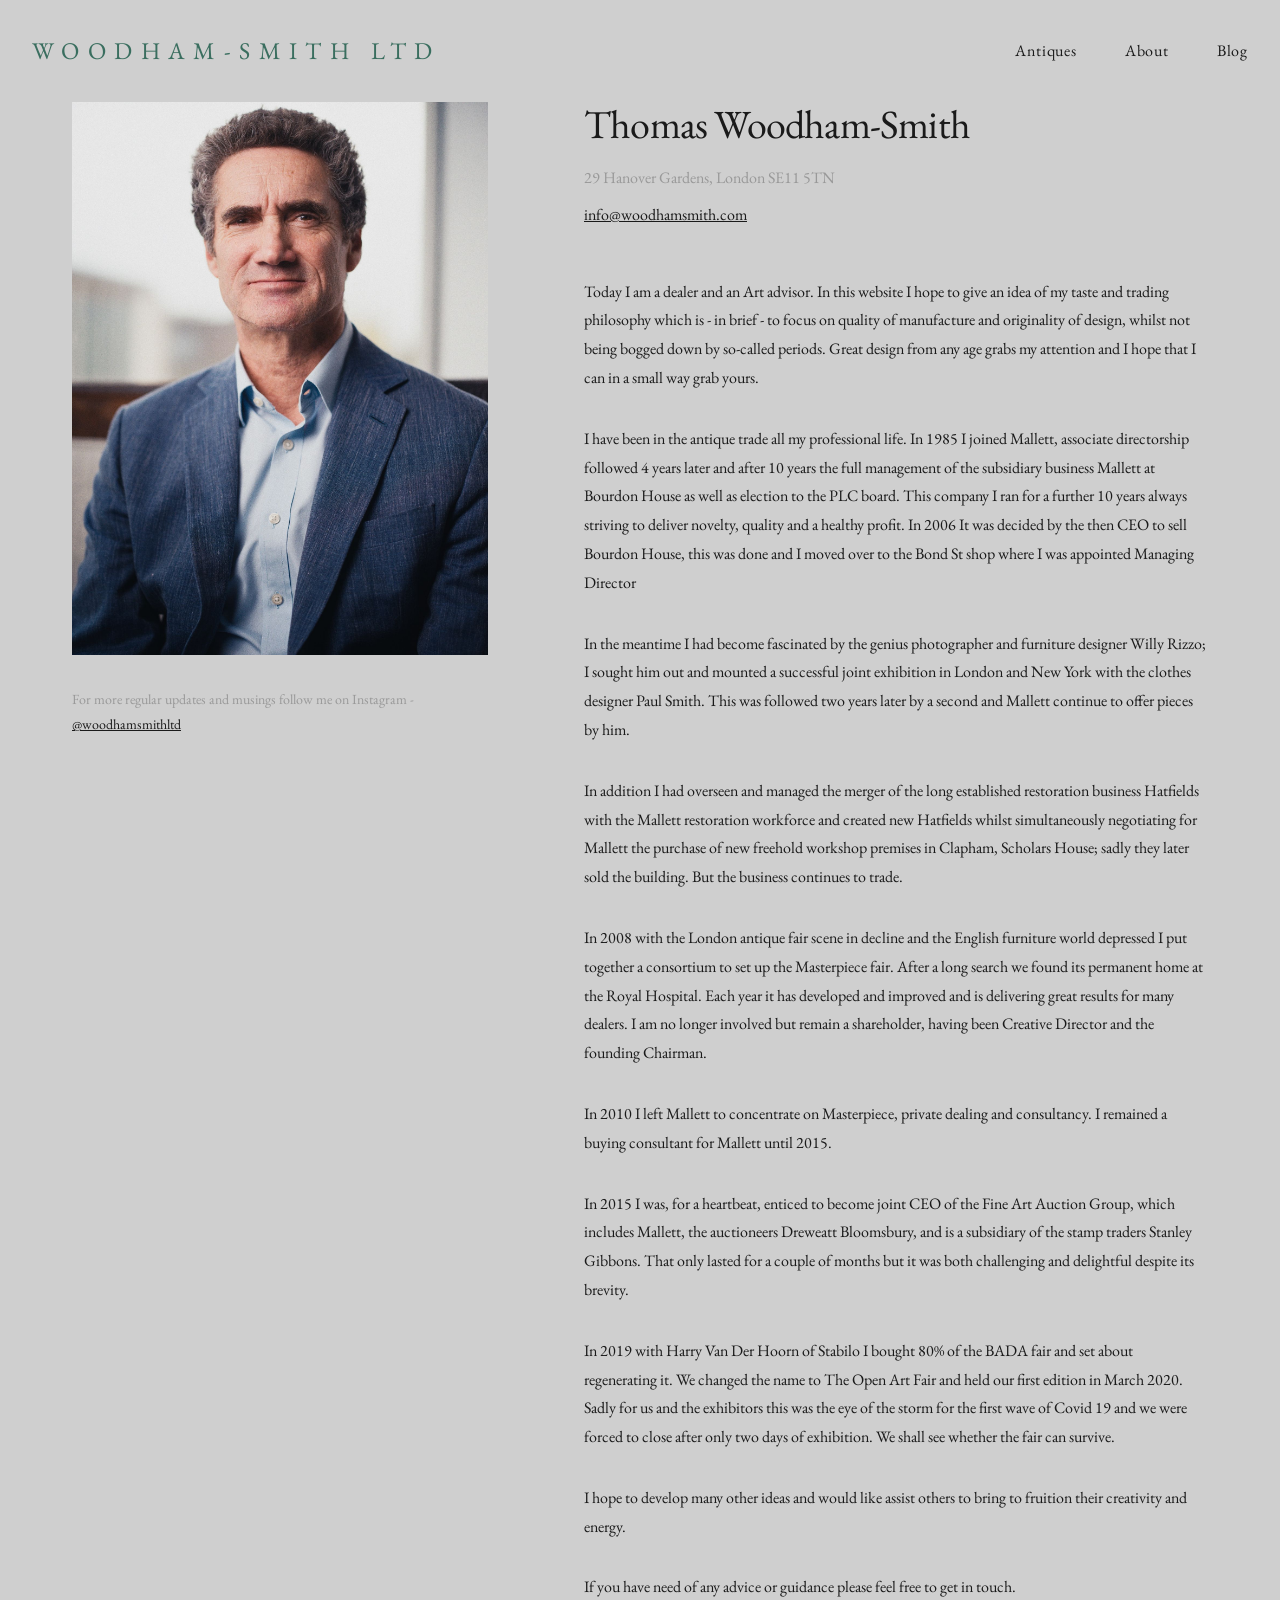
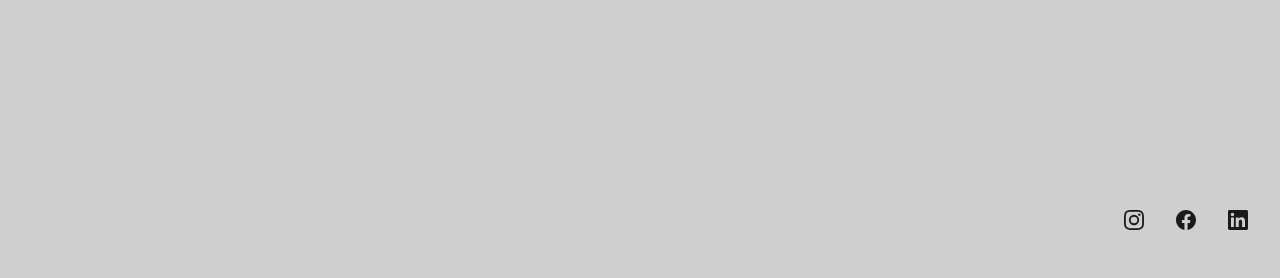
<file: about.html>
<!DOCTYPE html>
<html lang="en">
<head>
    <meta charset="UTF-8">
    <meta name="viewport" content="width=device-width, initial-scale=1.0">
    <title>About - Woodham Smith</title>
    <link href="https://fonts.googleapis.com/css2?family=EB+Garamond:wght@400;500;600;700&display=swap" rel="stylesheet">
    <link rel="stylesheet" href="css/style.css">
    <style>
        .about-page { padding-top: 100px; padding-bottom: var(--spacing-3xl); background-color: var(--color-off-white); }
        .about-container { max-width: 1200px; margin: 0 auto; padding: 0 var(--spacing-lg); display: grid; grid-template-columns: 1fr 1.5fr; gap: var(--spacing-3xl); }
        .about-image-col img { width: 100%; display: block; }
        .about-image-col p { font-size: var(--fs-small); color: var(--color-medium-gray); margin-top: var(--spacing-lg); line-height: var(--lh-relaxed); }
        .about-image-col a { color: var(--color-charcoal); text-decoration: underline; }
        .about-text-col h1 { font-size: var(--fs-h2); margin-bottom: var(--spacing-sm); }
        .about-text-col .address { font-size: var(--fs-base); color: var(--color-medium-gray); margin-bottom: var(--spacing-xs); }
        .about-text-col .email { margin-bottom: var(--spacing-xl); }
        .about-text-col .email a { text-decoration: underline; }
        .about-text-col p { margin-bottom: var(--spacing-lg); line-height: var(--lh-relaxed); }
        @media (max-width: 768px) { .about-container { grid-template-columns: 1fr; gap: var(--spacing-xl); } }
        .footer-minimal { padding: var(--spacing-xl) var(--spacing-lg); text-align: center; background-color: transparent; }
        .footer-minimal-inner { max-width: 1400px; margin: 0 auto; }
        .social-icons { display: flex; justify-content: center; gap: var(--spacing-lg); }
        .social-icons a { display: inline-flex; width: 20px; height: 20px; color: var(--color-charcoal); transition: color var(--transition-normal); }
        .social-icons a:hover { color: var(--color-gold); }
        .social-icons svg { width: 100%; height: 100%; fill: currentColor; }
    </style>
</head>
<body>
    <!-- Header -->
    <header class="header">
        <div class="header-container">
            <div class="logo">
                <a href="index.html">Woodham-Smith LTD</a>
            </div>
            <nav class="nav" id="nav">
                <a href="antiques.html" class="nav-link">Antiques</a>
                <a href="about.html" class="nav-link active">About</a>
                <a href="blog.html" class="nav-link">Blog</a>
            </nav>
        </div>
    </header>

    <!-- Main Content -->
    <main class="about-page">
        <div class="about-container">
            <div class="about-image-col">
                <img src="Thomas-Woodham-Smith.jpg" alt="Thomas Woodham-Smith">
                <p>For more regular updates and musings follow me on Instagram - <a href="https://www.instagram.com/woodhamsmithltd/" target="_blank">@woodhamsmithltd</a></p>
            </div>
            <div class="about-text-col">
                <h1>Thomas Woodham-Smith</h1>
                <p class="address">29 Hanover Gardens, London SE11 5TN</p>
                <p class="email"><a href="mailto:info@woodhamsmith.com">info@woodhamsmith.com</a></p>

                <p>Today I am a dealer and an Art advisor. In this website I hope to give an idea of my taste and trading philosophy which is - in brief - to focus on quality of manufacture and originality of design, whilst not being bogged down by so-called periods. Great design from any age grabs my attention and I hope that I can in a small way grab yours.</p>

                <p>I have been in the antique trade all my professional life. In 1985 I joined Mallett, associate directorship followed 4 years later and after 10 years the full management of the subsidiary business Mallett at Bourdon House as well as election to the PLC board. This company I ran for a further 10 years always striving to deliver novelty, quality and a healthy profit. In 2006 It was decided by the then CEO to sell Bourdon House, this was done and I moved over to the Bond St shop where I was appointed Managing Director</p>

                <p>In the meantime I had become fascinated by the genius photographer and furniture designer Willy Rizzo; I sought him out and mounted a successful joint exhibition in London and New York with the clothes designer Paul Smith. This was followed two years later by a second and Mallett continue to offer pieces by him.</p>

                <p>In addition I had overseen and managed the merger of the long established restoration business Hatfields with the Mallett restoration workforce and created new Hatfields whilst simultaneously negotiating for Mallett the purchase of new freehold workshop premises in Clapham, Scholars House; sadly they later sold the building. But the business continues to trade.</p>

                <p>In 2008 with the London antique fair scene in decline and the English furniture world depressed I put together a consortium to set up the Masterpiece fair. After a long search we found its permanent home at the Royal Hospital. Each year it has developed and improved and is delivering great results for many dealers. I am no longer involved but remain a shareholder, having been Creative Director and the founding Chairman.</p>

                <p>In 2010 I left Mallett to concentrate on Masterpiece, private dealing and consultancy. I remained a buying consultant for Mallett until 2015.</p>

                <p>In 2015 I was, for a heartbeat, enticed to become joint CEO of the Fine Art Auction Group, which includes Mallett, the auctioneers Dreweatt Bloomsbury, and is a subsidiary of the stamp traders Stanley Gibbons. That only lasted for a couple of months but it was both challenging and delightful despite its brevity.</p>

                <p>In 2019 with Harry Van Der Hoorn of Stabilo I bought 80% of the BADA fair and set about regenerating it. We changed the name to The Open Art Fair and held our first edition in March 2020. Sadly for us and the exhibitors this was the eye of the storm for the first wave of Covid 19 and we were forced to close after only two days of exhibition. We shall see whether the fair can survive.</p>

                <p>I hope to develop many other ideas and would like assist others to bring to fruition their creativity and energy.</p>

                <p>If you have need of any advice or guidance please feel free to get in touch.</p>
            </div>
        </div>
    </main>

    <footer class="footer-minimal">
        <div class="footer-minimal-inner">
            <div class="social-icons">
                <a href="https://www.instagram.com/woodhamsmithltd/" target="_blank" aria-label="Instagram"><svg viewBox="0 0 24 24"><path d="M12 2.163c3.204 0 3.584.012 4.85.07 3.252.148 4.771 1.691 4.919 4.919.058 1.265.069 1.645.069 4.849 0 3.205-.012 3.584-.069 4.849-.149 3.225-1.664 4.771-4.919 4.919-1.266.058-1.644.07-4.85.07-3.204 0-3.584-.012-4.849-.07-3.26-.149-4.771-1.699-4.919-4.92-.058-1.265-.07-1.644-.07-4.849 0-3.204.013-3.583.07-4.849.149-3.227 1.664-4.771 4.919-4.919 1.266-.057 1.645-.069 4.849-.069zM12 0C8.741 0 8.333.014 7.053.072 2.695.272.273 2.69.073 7.052.014 8.333 0 8.741 0 12c0 3.259.014 3.668.072 4.948.2 4.358 2.618 6.78 6.98 6.98C8.333 23.986 8.741 24 12 24c3.259 0 3.668-.014 4.948-.072 4.354-.2 6.782-2.618 6.979-6.98.059-1.28.073-1.689.073-4.948 0-3.259-.014-3.667-.072-4.947-.196-4.354-2.617-6.78-6.979-6.98C15.668.014 15.259 0 12 0zm0 5.838a6.162 6.162 0 100 12.324 6.162 6.162 0 000-12.324zM12 16a4 4 0 110-8 4 4 0 010 8zm6.406-11.845a1.44 1.44 0 100 2.881 1.44 1.44 0 000-2.881z"/></svg></a>
                <a href="https://www.facebook.com/woodhamsmith" target="_blank" aria-label="Facebook"><svg viewBox="0 0 24 24"><path d="M24 12.073c0-6.627-5.373-12-12-12s-12 5.373-12 12c0 5.99 4.388 10.954 10.125 11.854v-8.385H7.078v-3.47h3.047V9.43c0-3.007 1.792-4.669 4.533-4.669 1.312 0 2.686.235 2.686.235v2.953H15.83c-1.491 0-1.956.925-1.956 1.874v2.25h3.328l-.532 3.47h-2.796v8.385C19.612 23.027 24 18.062 24 12.073z"/></svg></a>
                <a href="https://www.linkedin.com/in/thomas-woodham-smith-48229119/" target="_blank" aria-label="LinkedIn"><svg viewBox="0 0 24 24"><path d="M20.447 20.452h-3.554v-5.569c0-1.328-.027-3.037-1.852-3.037-1.853 0-2.136 1.445-2.136 2.939v5.667H9.351V9h3.414v1.561h.046c.477-.9 1.637-1.85 3.37-1.85 3.601 0 4.267 2.37 4.267 5.455v6.286zM5.337 7.433a2.062 2.062 0 01-2.063-2.065 2.064 2.064 0 112.063 2.065zm1.782 13.019H3.555V9h3.564v11.452zM22.225 0H1.771C.792 0 0 .774 0 1.729v20.542C0 23.227.792 24 1.771 24h20.451C23.2 24 24 23.227 24 22.271V1.729C24 .774 23.2 0 22.222 0h.003z"/></svg></a>
            </div>
        </div>
    </footer>
</body>
</html>
</file>
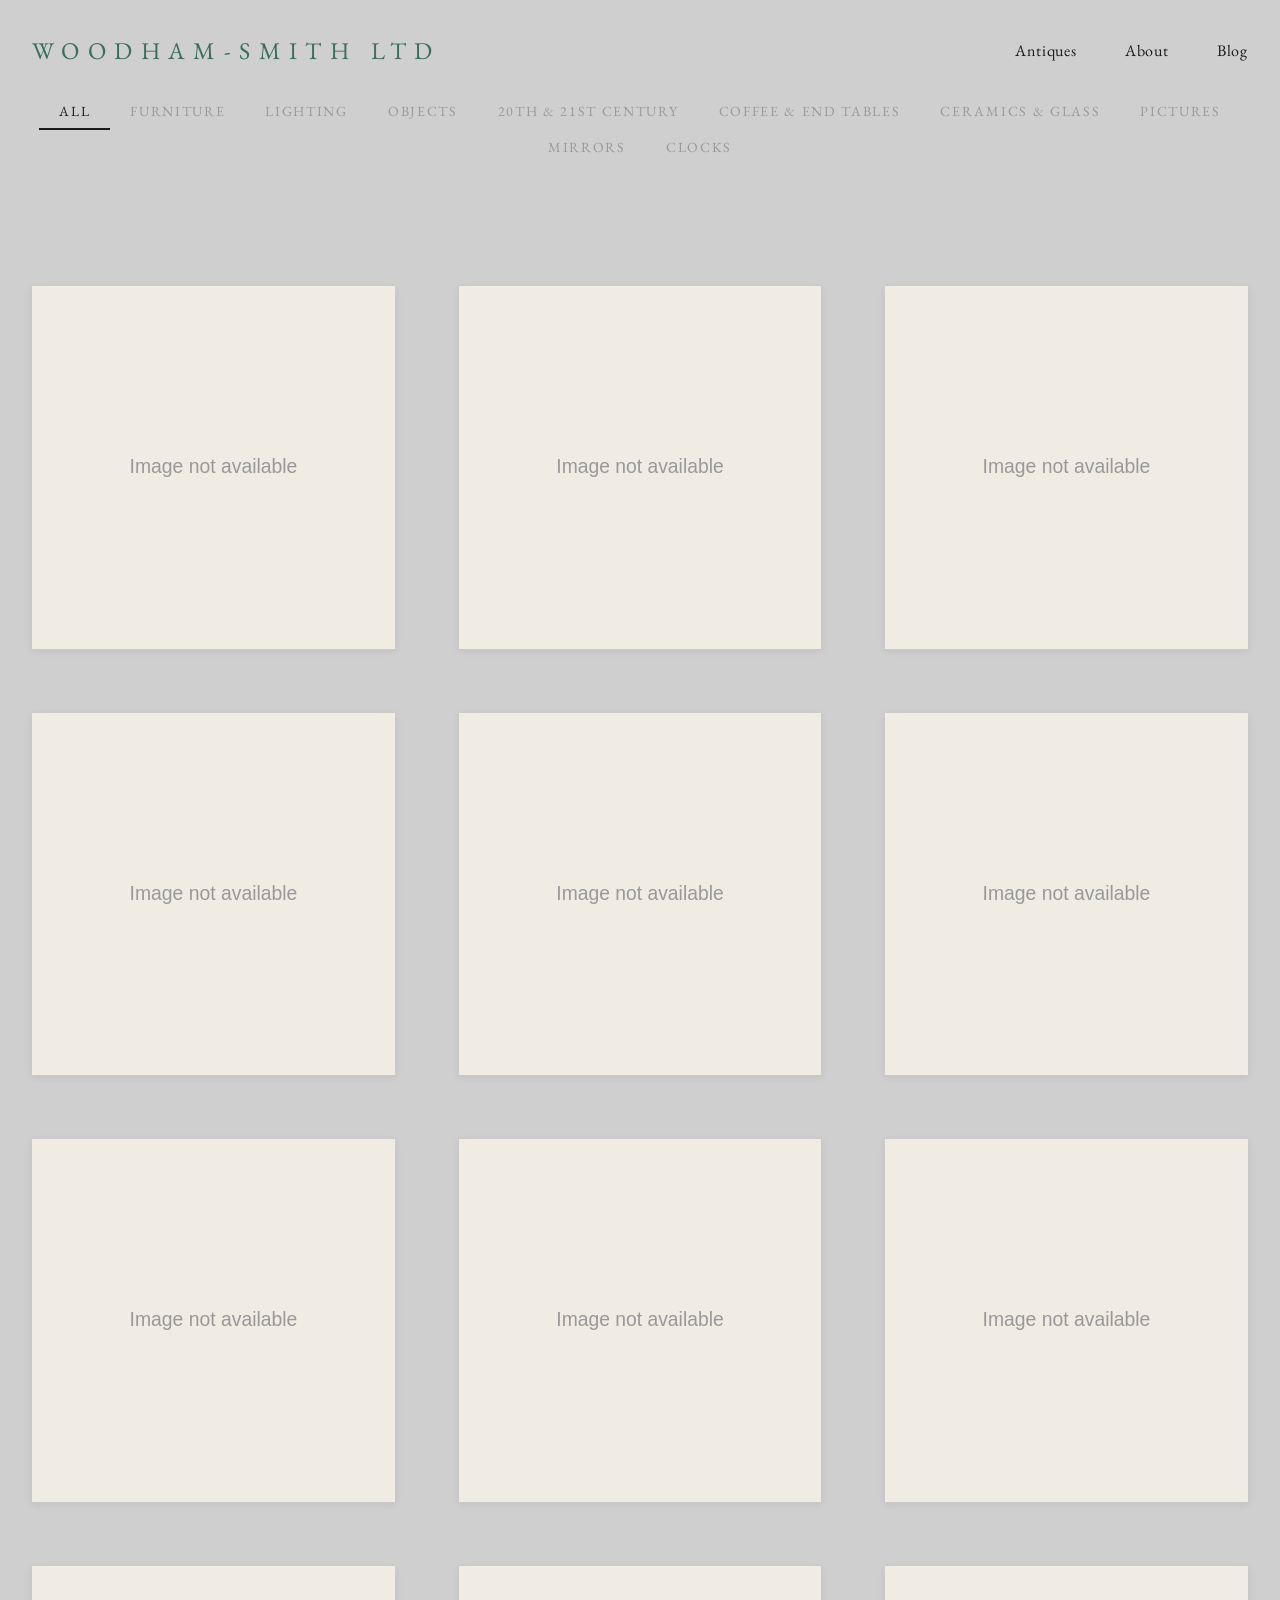
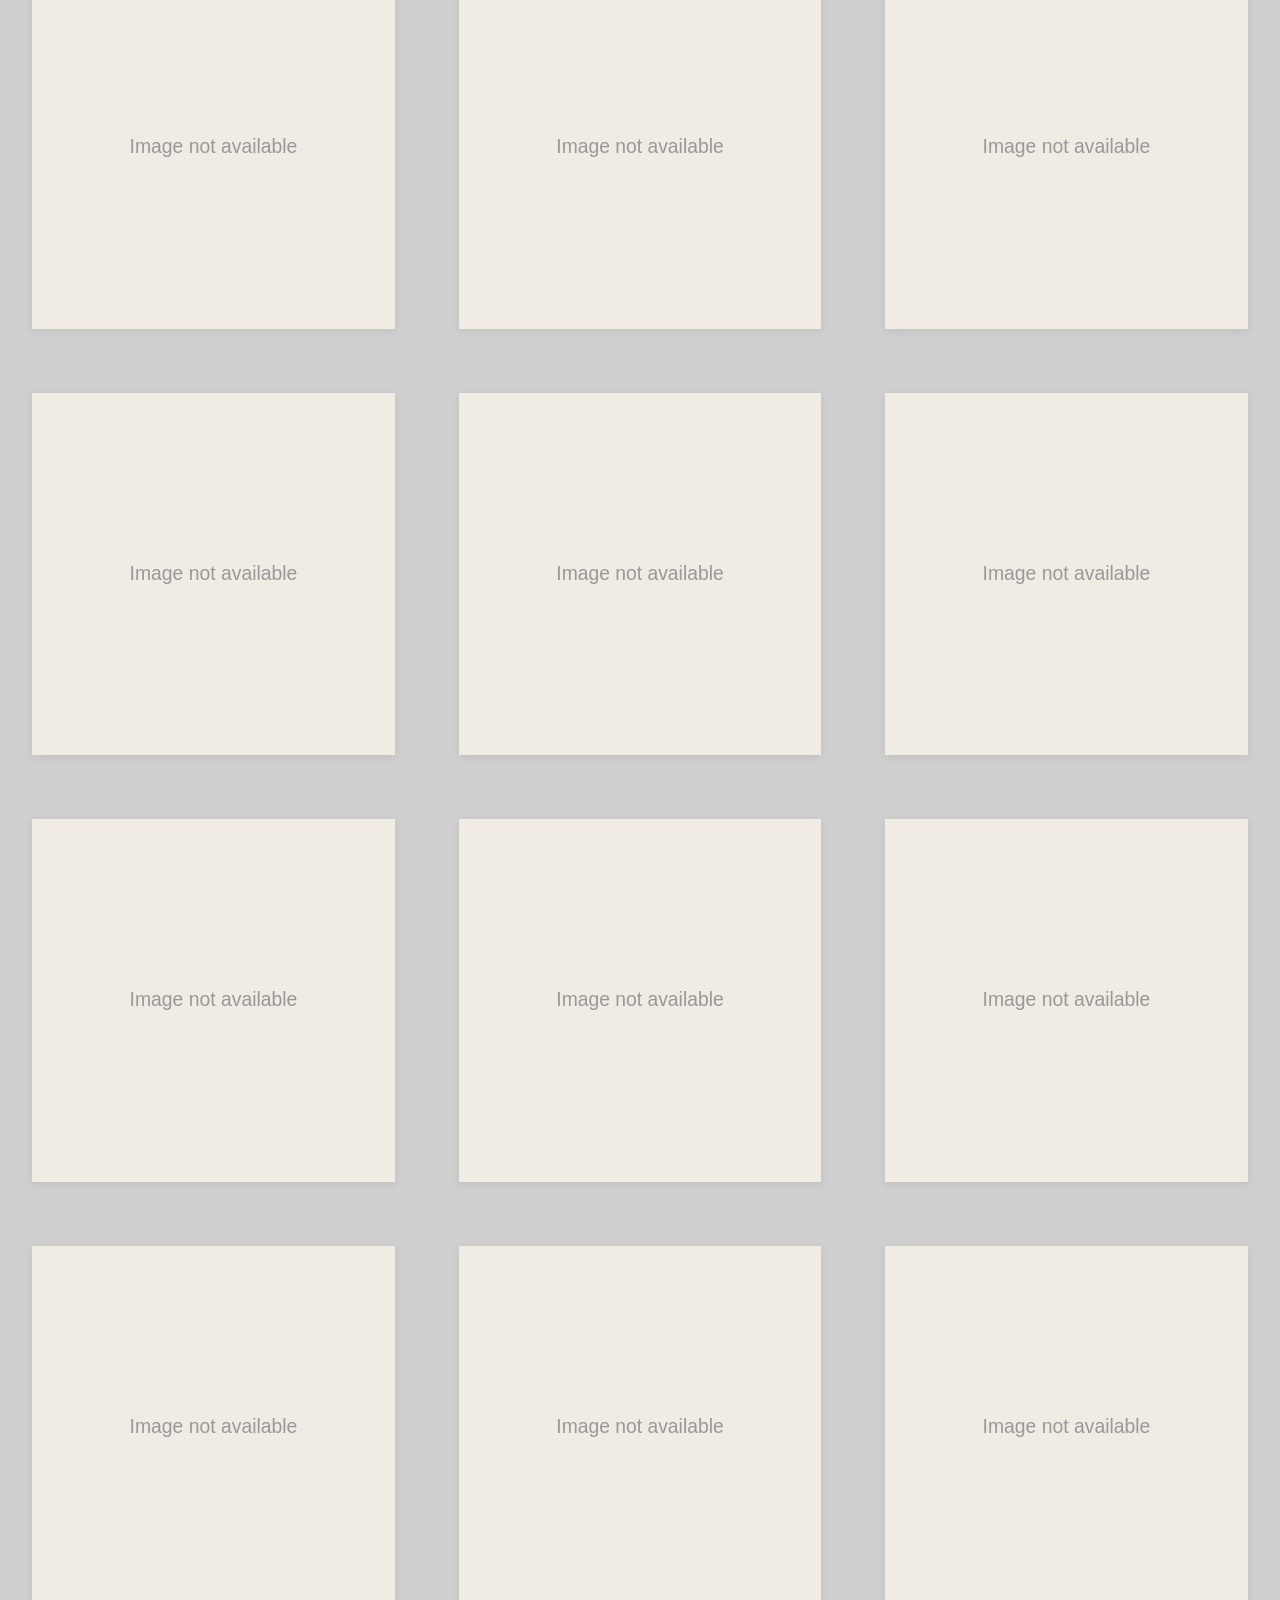
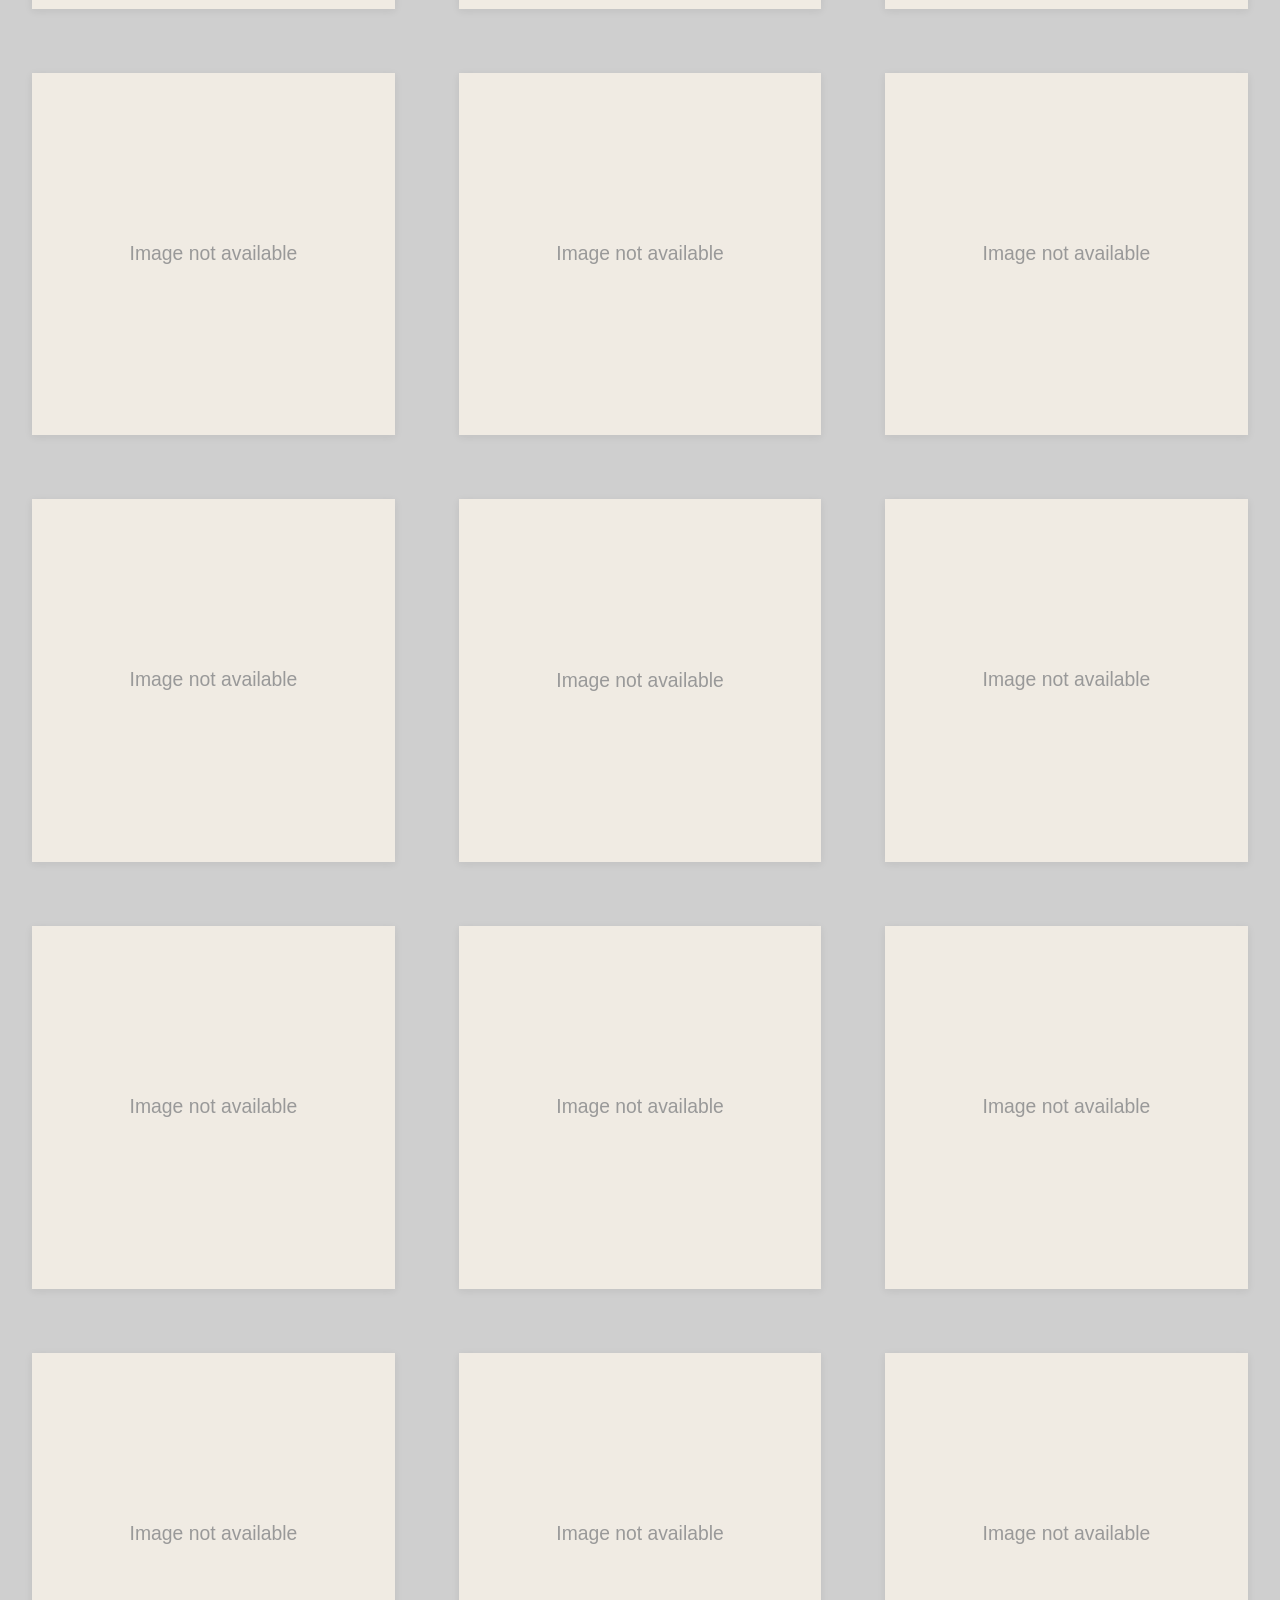
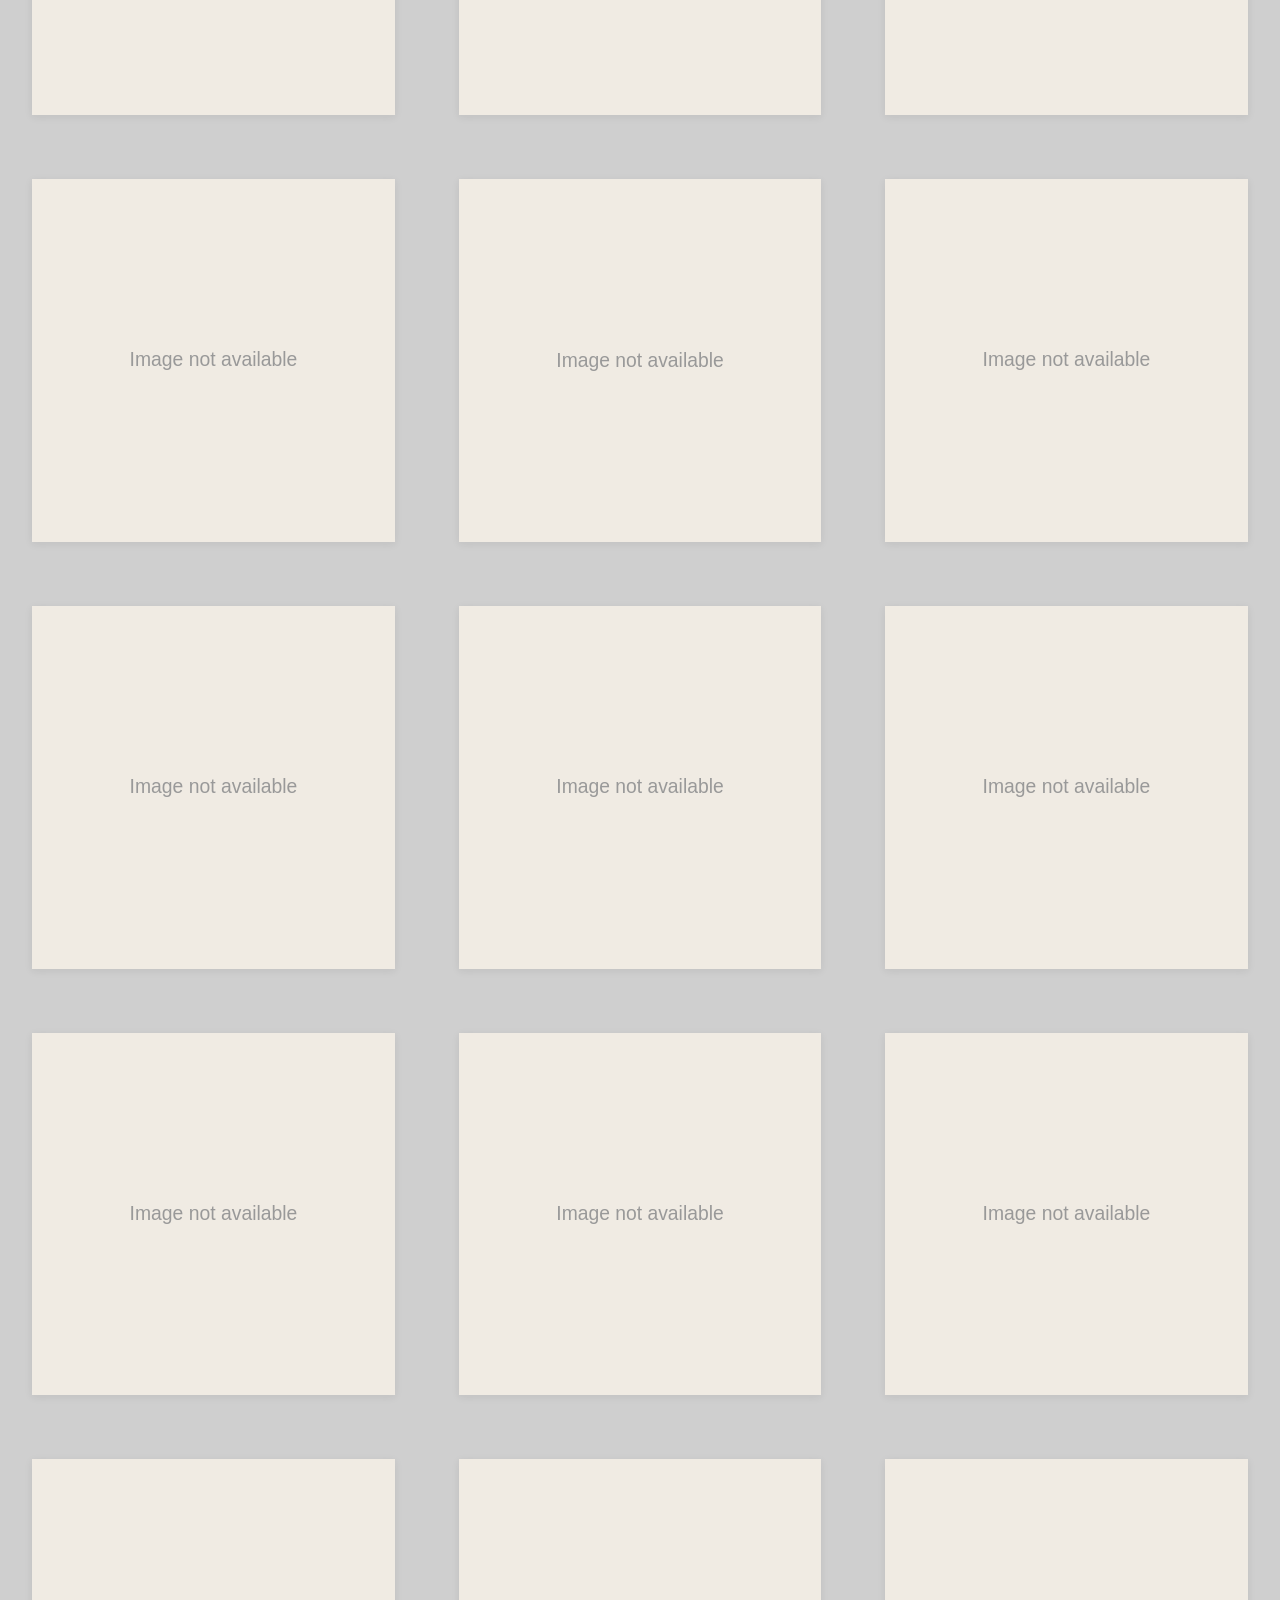
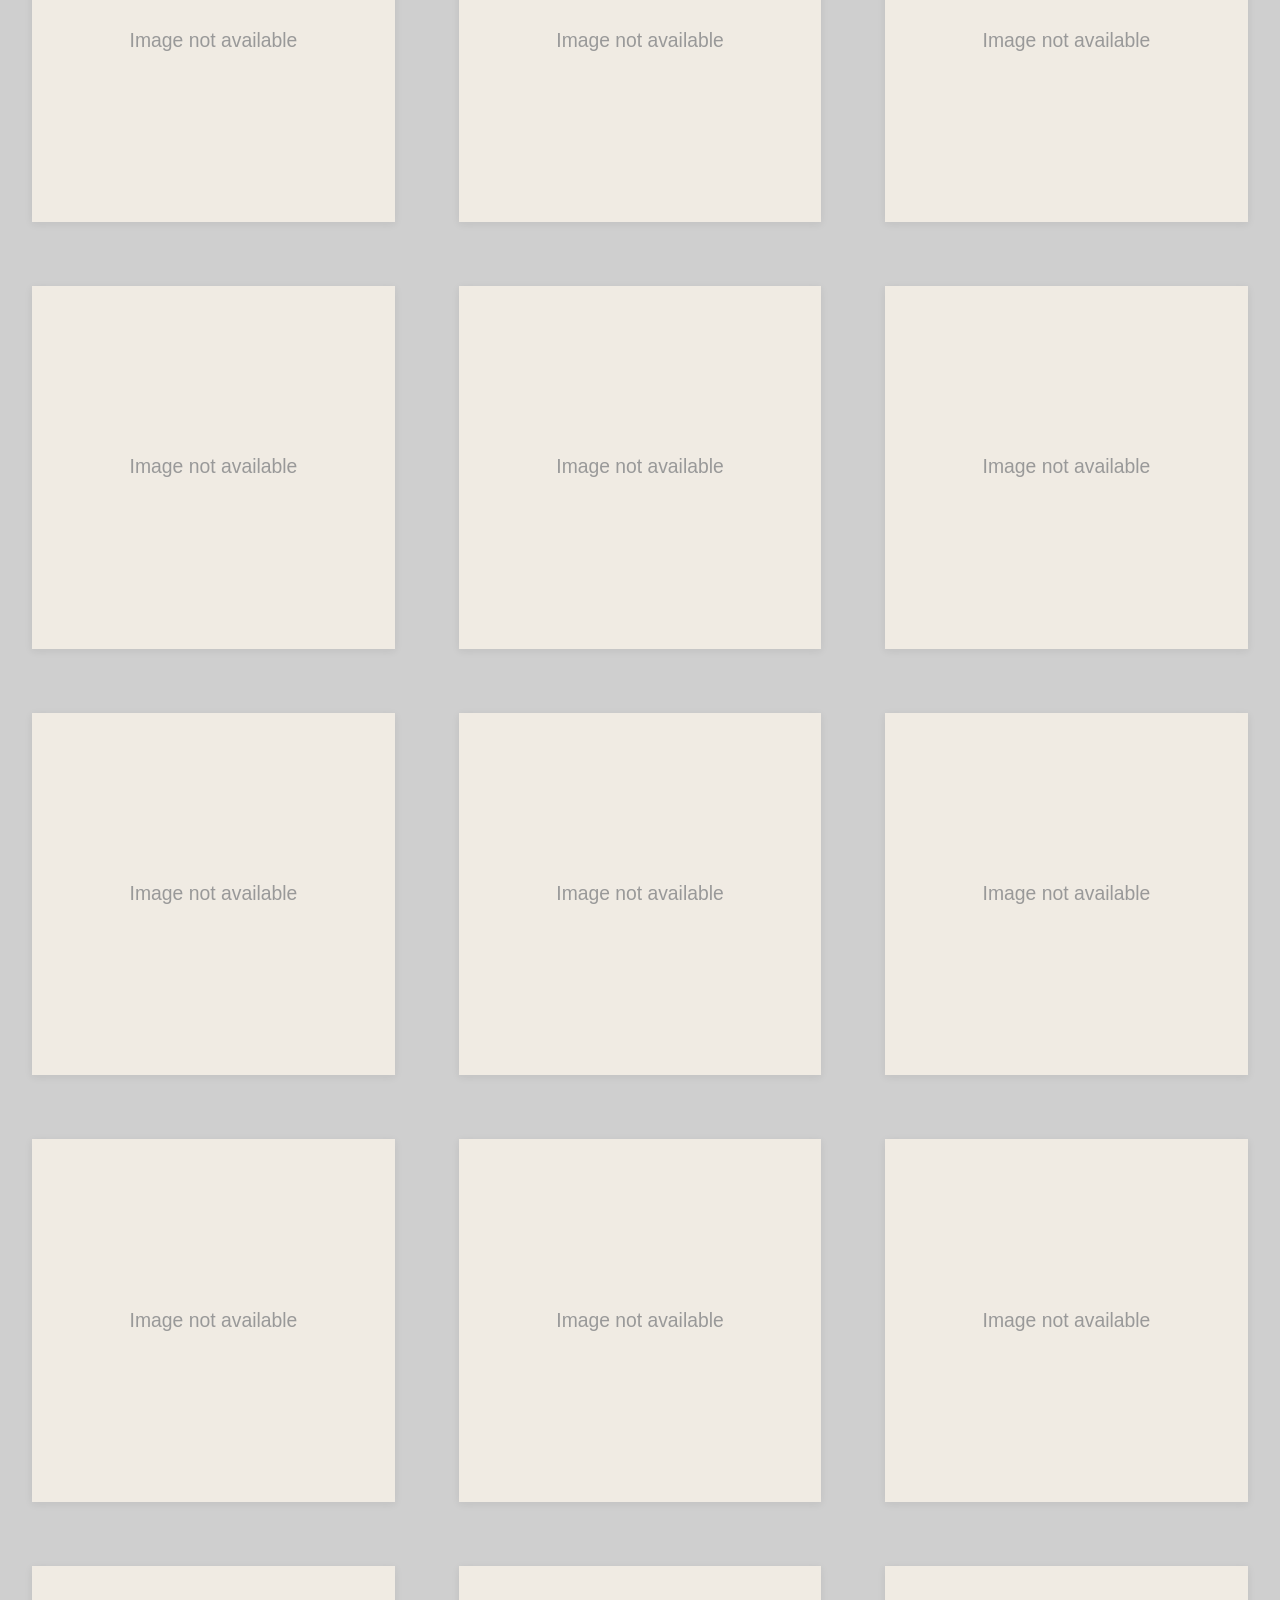
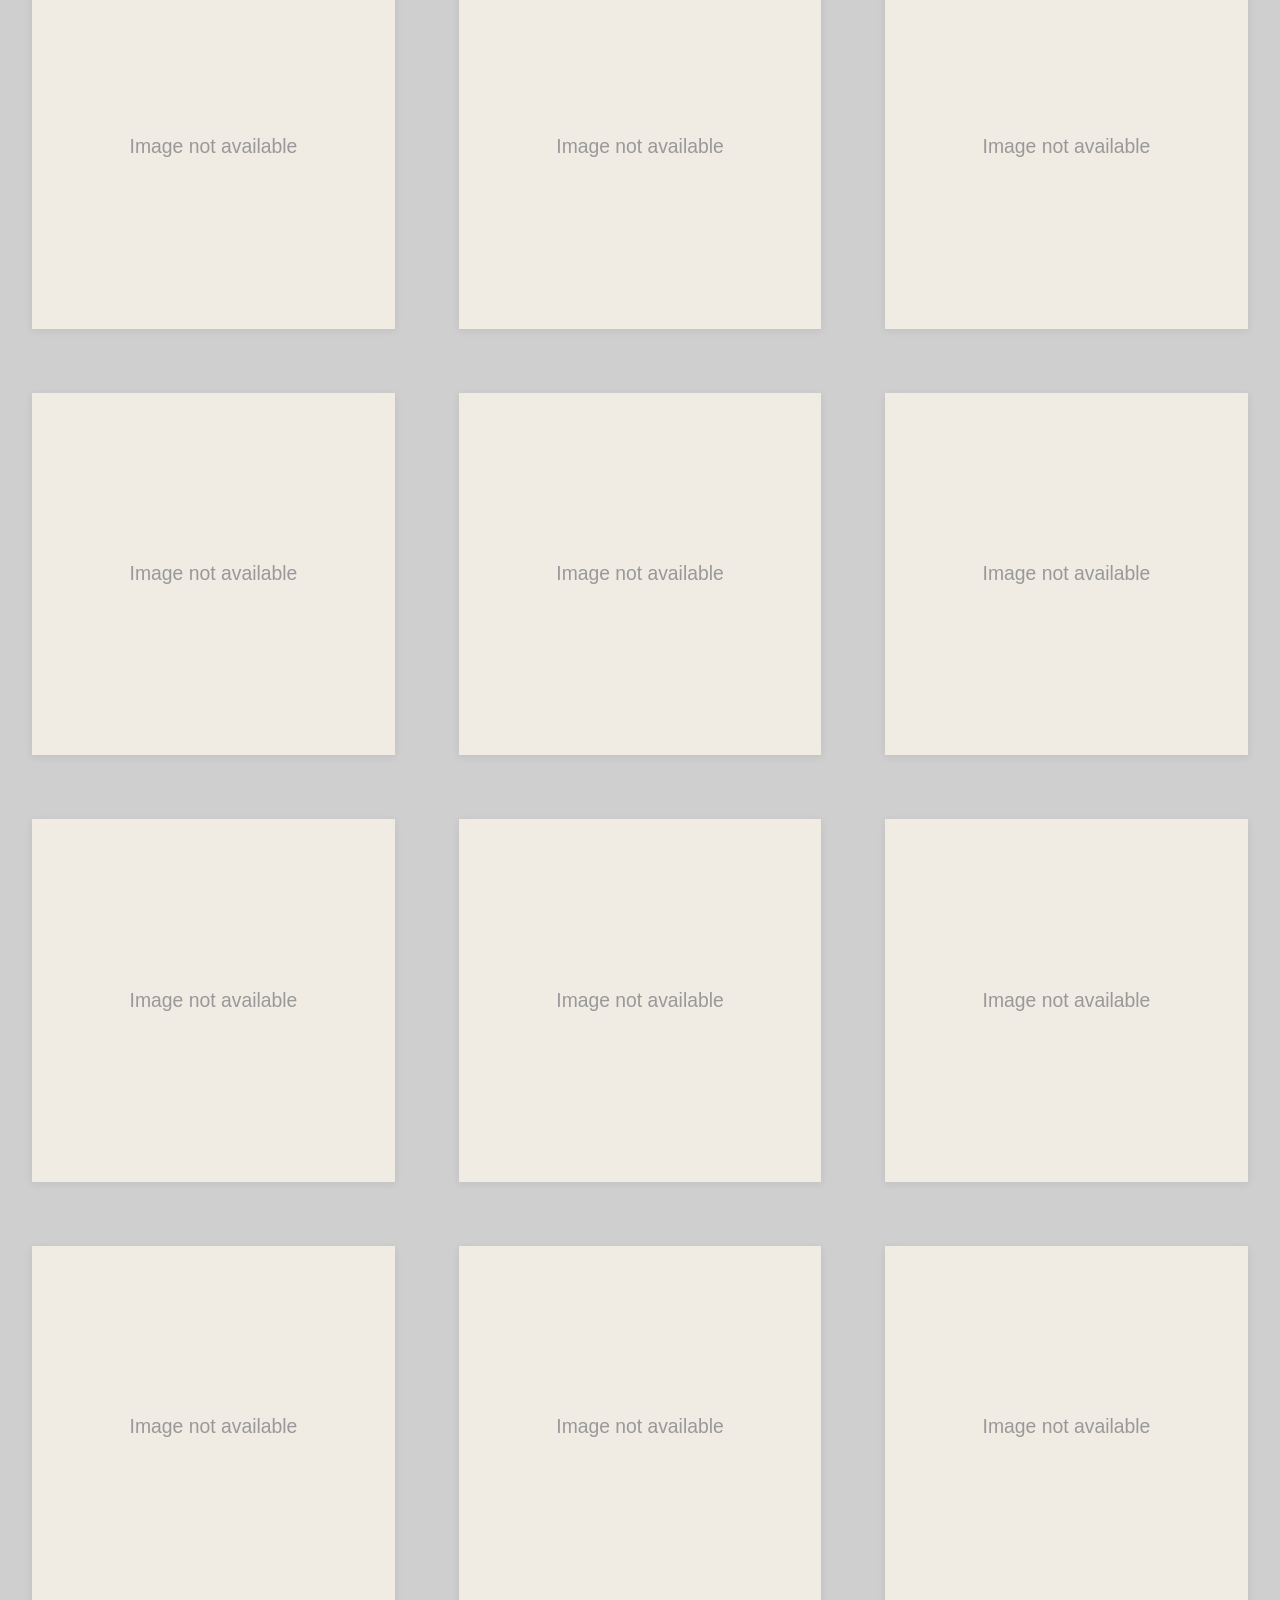
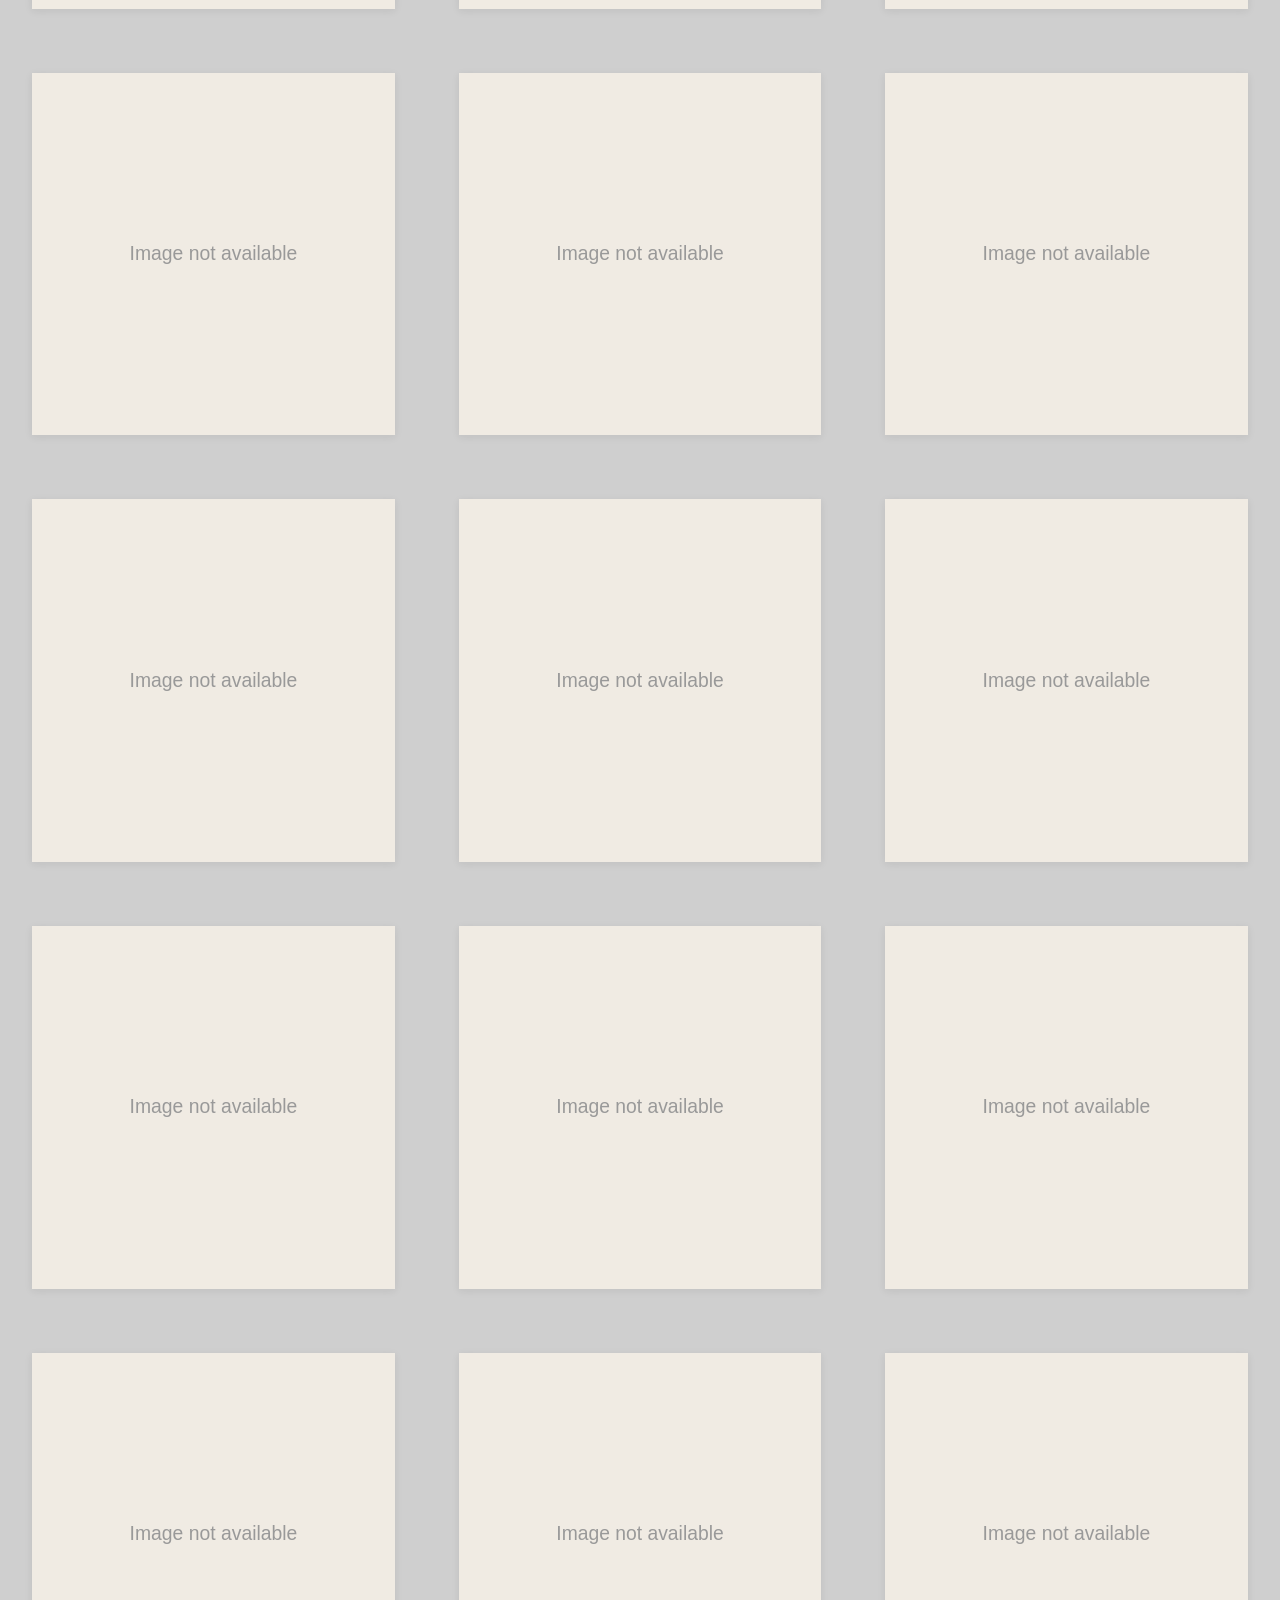
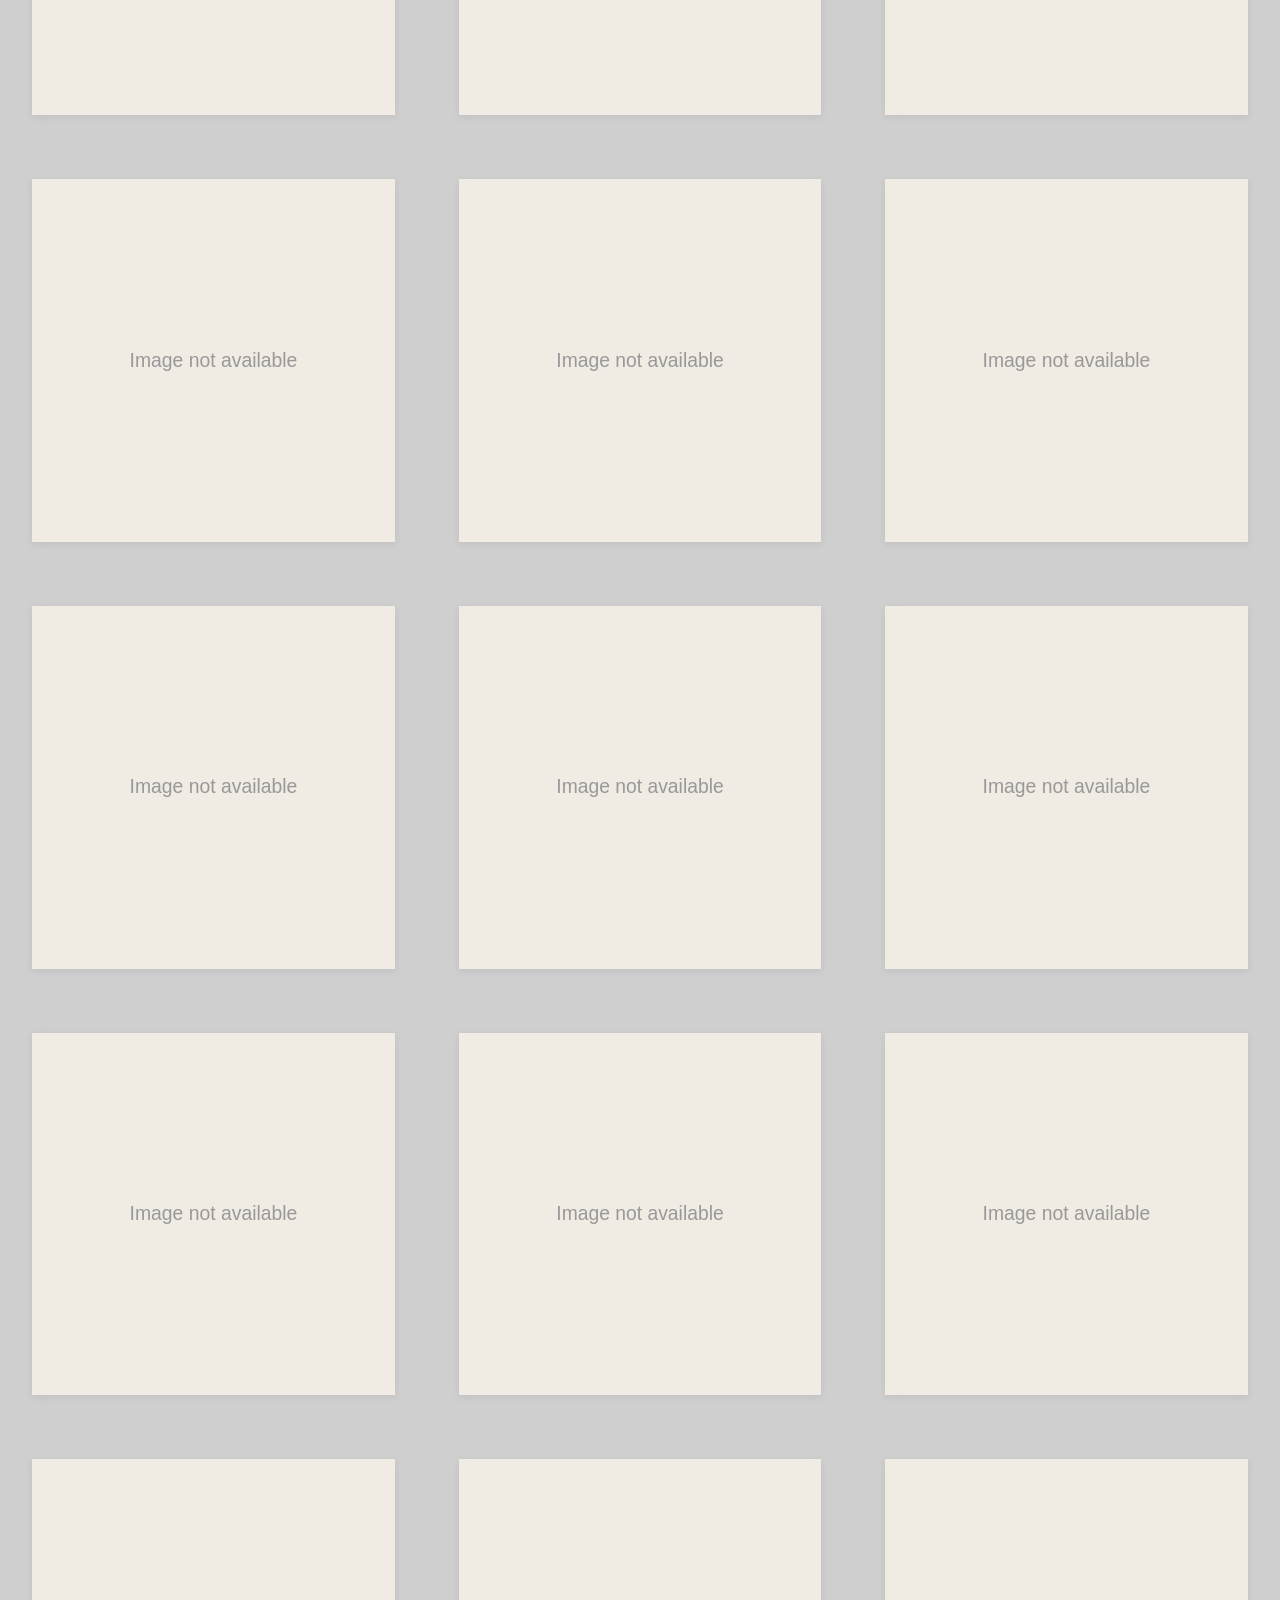
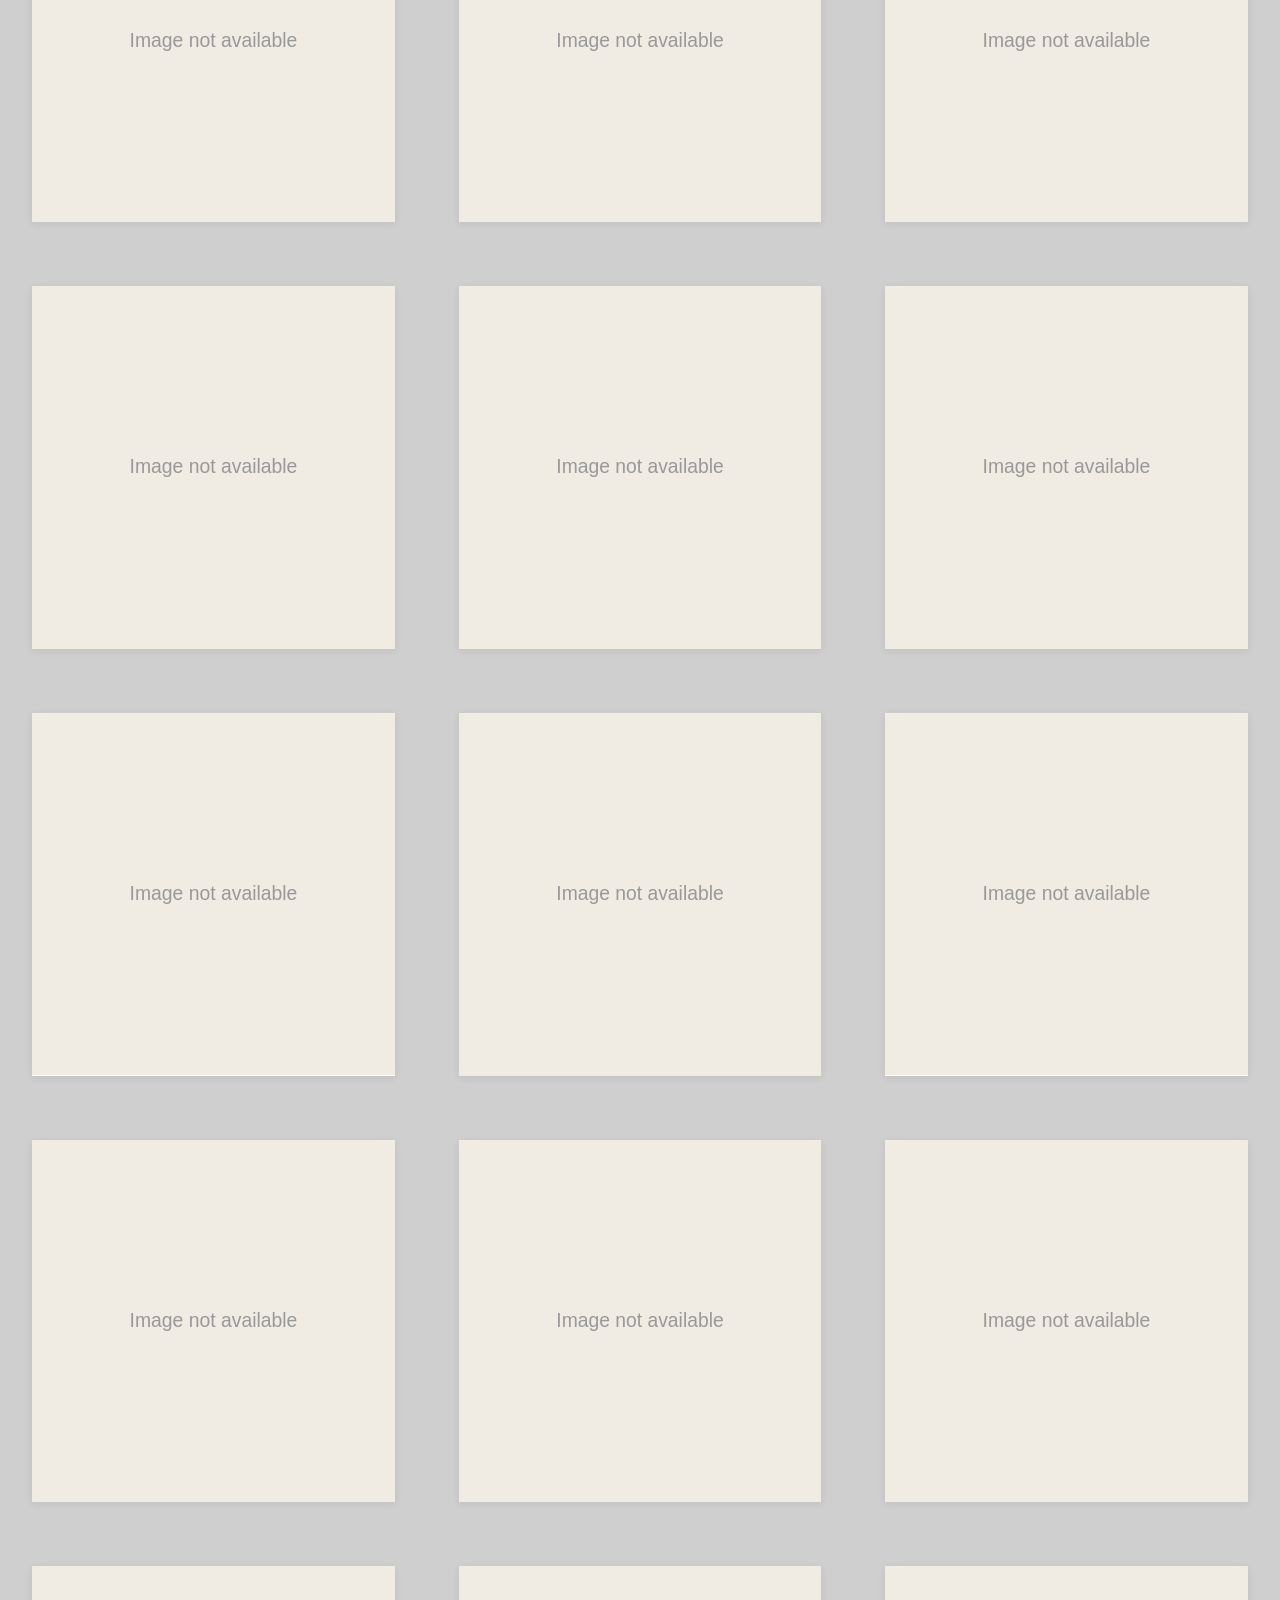
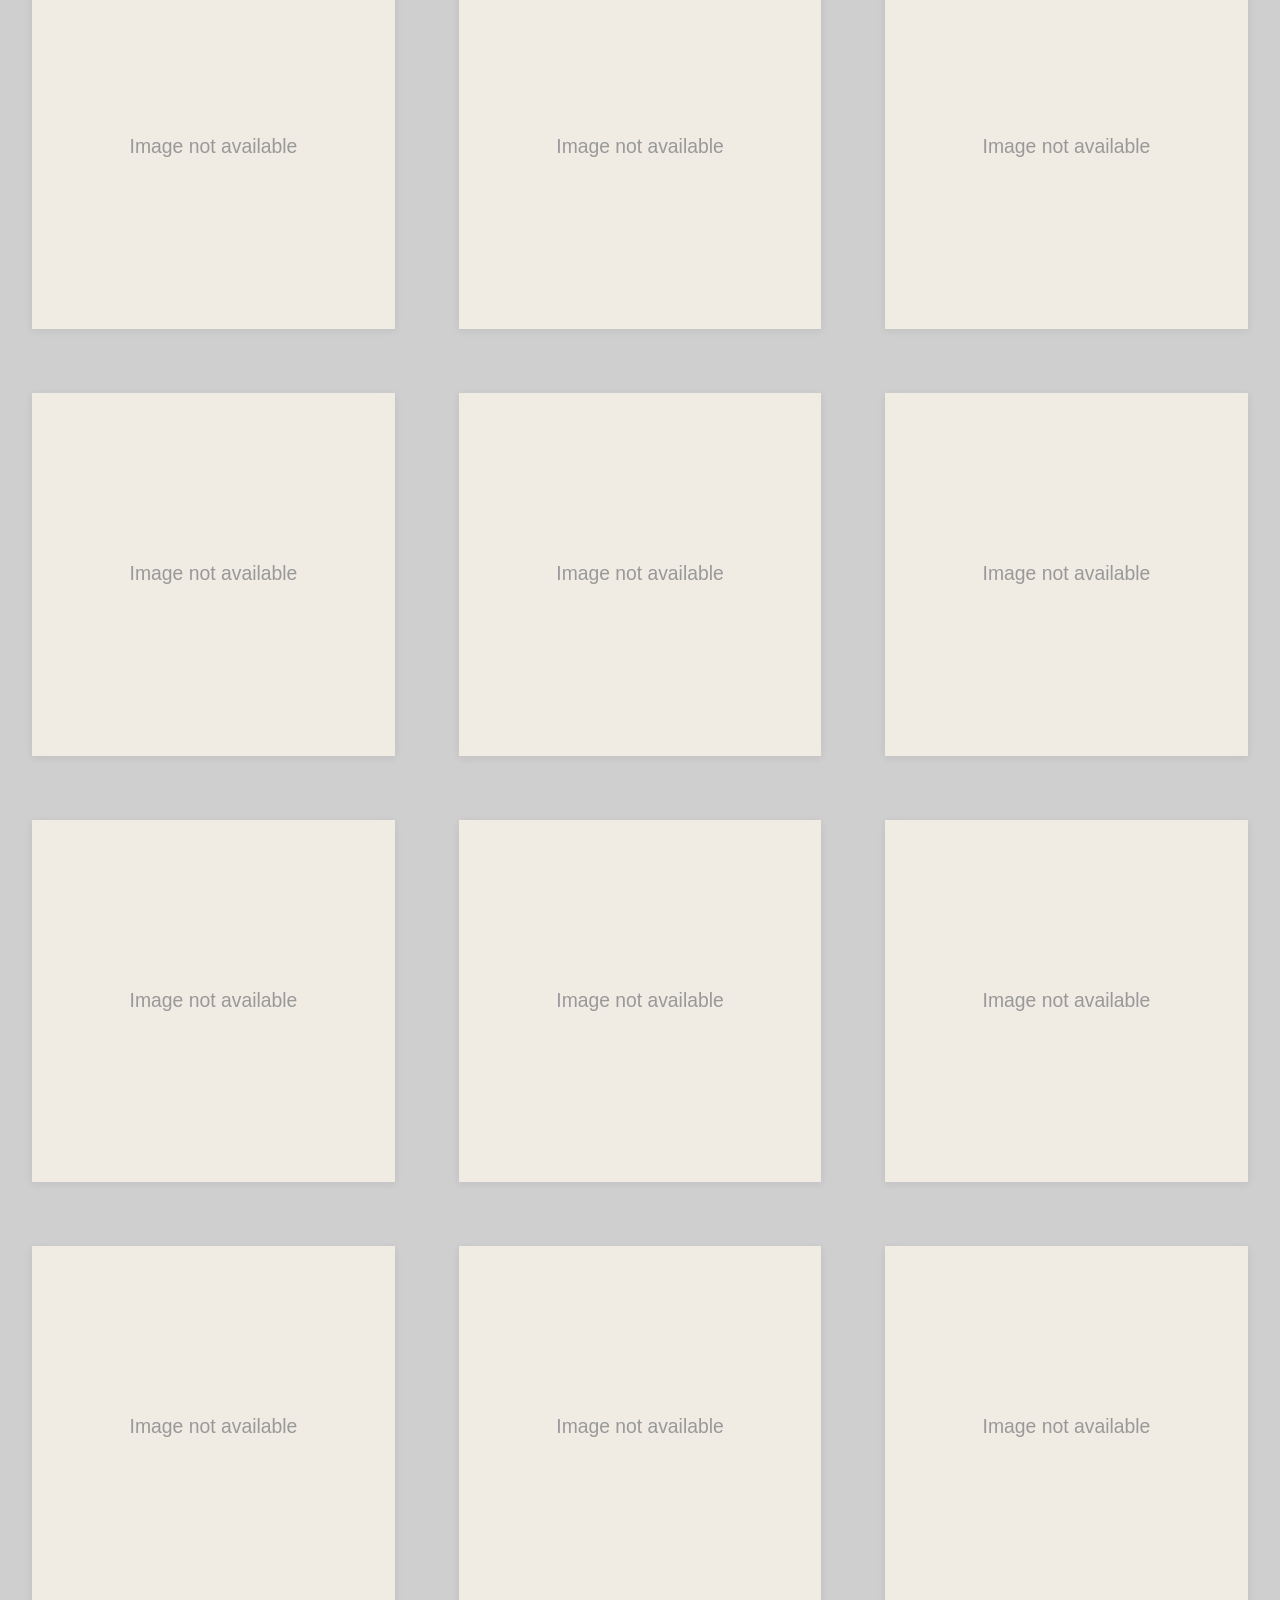
<file: antiques.html>
<!DOCTYPE html>
<html lang="en">
<head>
    <meta charset="UTF-8">
    <meta name="viewport" content="width=device-width, initial-scale=1.0">
    <title>Antiques - Woodham Smith</title>
    <link href="https://fonts.googleapis.com/css2?family=EB+Garamond:wght@400;500;600;700&display=swap" rel="stylesheet">
    <link rel="stylesheet" href="css/style.css">
</head>
<body>
    <!-- Header -->
    <header class="header">
        <div class="header-container">
            <div class="logo">
                <a href="index.html">Woodham-Smith LTD</a>
            </div>

            <nav class="nav" id="nav">
                <a href="antiques.html" class="nav-link active">Antiques</a>
                <a href="about.html" class="nav-link">About</a>
                <a href="blog.html" class="nav-link">Blog</a>
            </nav>

        </div>
    </header>

    <!-- Main Content -->
    <main class="antiques-page">
        <!-- Category Filter Bar -->
        <section class="category-filter">
            <div class="category-filter-container" id="filterContainer">
                <button class="filter-pill active" data-category="all">All</button>
                <button class="filter-pill" data-category="furniture">Furniture</button>
                <button class="filter-pill" data-category="lighting">Lighting</button>
                <button class="filter-pill" data-category="objects">Objects</button>
                <button class="filter-pill" data-category="20th-and-21-st-century-furniture">20th & 21st Century</button>
                <button class="filter-pill" data-category="coffee-and-end-tables">Coffee & End Tables</button>
                <button class="filter-pill" data-category="ceramics-and-glass">Ceramics & Glass</button>
                <button class="filter-pill" data-category="pictures">Pictures</button>
                <button class="filter-pill" data-category="mirrors">Mirrors</button>
                <button class="filter-pill" data-category="clocks">Clocks</button>
            </div>
            <select class="filter-select" id="filterSelect">
                <option value="all">All Categories</option>
                <option value="furniture">Furniture</option>
                <option value="lighting">Lighting</option>
                <option value="objects">Objects</option>
                <option value="20th-and-21-st-century-furniture">20th & 21st Century Furniture</option>
                <option value="coffee-and-end-tables">Coffee & End Tables</option>
                <option value="ceramics-and-glass">Ceramics & Glass</option>
                <option value="pictures">Pictures</option>
                <option value="mirrors">Mirrors</option>
                <option value="clocks">Clocks</option>
            </select>
        </section>

        <!-- Products Grid -->
        <section class="products-section">
            <div class="products-grid" id="productsGrid">
                <!-- Products will be loaded here via JavaScript -->
            </div>
        </section>
    </main>

    <footer class="footer-minimal">
        <div class="footer-minimal-inner">
            <div class="social-icons">
                <a href="https://www.instagram.com/woodhamsmithltd/" target="_blank" aria-label="Instagram">
                    <svg viewBox="0 0 24 24"><path d="M12 2.163c3.204 0 3.584.012 4.85.07 3.252.148 4.771 1.691 4.919 4.919.058 1.265.069 1.645.069 4.849 0 3.205-.012 3.584-.069 4.849-.149 3.225-1.664 4.771-4.919 4.919-1.266.058-1.644.07-4.85.07-3.204 0-3.584-.012-4.849-.07-3.26-.149-4.771-1.699-4.919-4.92-.058-1.265-.07-1.644-.07-4.849 0-3.204.013-3.583.07-4.849.149-3.227 1.664-4.771 4.919-4.919 1.266-.057 1.645-.069 4.849-.069zM12 0C8.741 0 8.333.014 7.053.072 2.695.272.273 2.69.073 7.052.014 8.333 0 8.741 0 12c0 3.259.014 3.668.072 4.948.2 4.358 2.618 6.78 6.98 6.98C8.333 23.986 8.741 24 12 24c3.259 0 3.668-.014 4.948-.072 4.354-.2 6.782-2.618 6.979-6.98.059-1.28.073-1.689.073-4.948 0-3.259-.014-3.667-.072-4.947-.196-4.354-2.617-6.78-6.979-6.98C15.668.014 15.259 0 12 0zm0 5.838a6.162 6.162 0 100 12.324 6.162 6.162 0 000-12.324zM12 16a4 4 0 110-8 4 4 0 010 8zm6.406-11.845a1.44 1.44 0 100 2.881 1.44 1.44 0 000-2.881z"/></svg>
                </a>
                <a href="https://www.facebook.com/woodhamsmith" target="_blank" aria-label="Facebook">
                    <svg viewBox="0 0 24 24"><path d="M24 12.073c0-6.627-5.373-12-12-12s-12 5.373-12 12c0 5.99 4.388 10.954 10.125 11.854v-8.385H7.078v-3.47h3.047V9.43c0-3.007 1.792-4.669 4.533-4.669 1.312 0 2.686.235 2.686.235v2.953H15.83c-1.491 0-1.956.925-1.956 1.874v2.25h3.328l-.532 3.47h-2.796v8.385C19.612 23.027 24 18.062 24 12.073z"/></svg>
                </a>
                <a href="https://www.linkedin.com/in/thomas-woodham-smith-48229119/" target="_blank" aria-label="LinkedIn">
                    <svg viewBox="0 0 24 24"><path d="M20.447 20.452h-3.554v-5.569c0-1.328-.027-3.037-1.852-3.037-1.853 0-2.136 1.445-2.136 2.939v5.667H9.351V9h3.414v1.561h.046c.477-.9 1.637-1.85 3.37-1.85 3.601 0 4.267 2.37 4.267 5.455v6.286zM5.337 7.433a2.062 2.062 0 01-2.063-2.065 2.064 2.064 0 112.063 2.065zm1.782 13.019H3.555V9h3.564v11.452zM22.225 0H1.771C.792 0 0 .774 0 1.729v20.542C0 23.227.792 24 1.771 24h20.451C23.2 24 24 23.227 24 22.271V1.729C24 .774 23.2 0 22.222 0h.003z"/></svg>
                </a>
            </div>
        </div>
    </footer>

    <script>

        // Track current filter state
        let allProducts = [];
        let currentFilter = 'all';

        // Load products from JSON
        async function loadProducts() {
            try {
                const response = await fetch('data/products.json');
                allProducts = await response.json();

                // Get filter from URL hash if present
                const hashFilter = window.location.hash.slice(1);
                if (hashFilter) {
                    currentFilter = hashFilter;
                } else {
                    currentFilter = 'all';
                }

                // Set active filter pill
                updateActiveFilter();

                // Render products
                renderProducts(currentFilter);
            } catch (error) {
                console.error('Error loading products:', error);
                document.getElementById('productsGrid').innerHTML = '<p>Error loading products. Please try again later.</p>';
            }
        }

        // Render products based on filter
        function renderProducts(filter) {
            const grid = document.getElementById('productsGrid');

            let filteredProducts = allProducts;
            if (filter !== 'all') {
                filteredProducts = allProducts.filter(product => product.category === filter);
            }

            // Clear grid with fade out
            grid.style.opacity = '0';

            setTimeout(() => {
                grid.innerHTML = '';

                filteredProducts.forEach(product => {
                    const card = createProductCard(product);
                    grid.appendChild(card);
                });

                // Fade in
                grid.style.opacity = '1';
            }, 150);
        }

        // Create product card element
        function createProductCard(product) {
            const card = document.createElement('a');
            card.href = `product.html?id=${product.id}`;
            card.className = 'product-card';
            card.style.cursor = 'pointer';
            card.style.display = 'block';
            card.style.textDecoration = 'none';
            card.style.color = 'inherit';

            const imageWrapper = document.createElement('div');
            imageWrapper.className = 'product-image-wrapper';

            const image = document.createElement('img');
            image.className = 'product-image';
            image.src = product.images[0];
            image.alt = product.title;
            image.onerror = function() {
                this.src = 'data:image/svg+xml,%3Csvg xmlns="http://www.w3.org/2000/svg" width="300" height="400"%3E%3Crect fill="%23f0ebe3" width="300" height="400"/%3E%3Ctext x="50%25" y="50%25" font-family="Arial" font-size="16" fill="%23999" text-anchor="middle" dy=".3em"%3EImage not available%3C/text%3E%3C/svg%3E';
            };

            const overlay = document.createElement('div');
            overlay.className = 'product-overlay';

            const title = document.createElement('h3');
            title.textContent = product.title;

            overlay.appendChild(title);
            imageWrapper.appendChild(image);
            imageWrapper.appendChild(overlay);
            card.appendChild(imageWrapper);

            return card;
        }

        // Update active filter pill
        function updateActiveFilter() {
            document.querySelectorAll('.filter-pill').forEach(pill => {
                pill.classList.remove('active');
                if (pill.dataset.category === currentFilter) {
                    pill.classList.add('active');
                }
            });
        }

        // Handle filter button clicks
        document.querySelectorAll('.filter-pill').forEach(button => {
            button.addEventListener('click', function() {
                currentFilter = this.dataset.category;
                window.location.hash = currentFilter;
                updateActiveFilter();
                renderProducts(currentFilter);
            });
        });

        // Handle mobile dropdown filter
        const filterSelect = document.getElementById('filterSelect');
        if (filterSelect) {
            filterSelect.addEventListener('change', function() {
                currentFilter = this.value;
                window.location.hash = currentFilter;
                updateActiveFilter();
                renderProducts(currentFilter);
            });
        }

        // Sync dropdown with active filter
        function syncDropdown() {
            if (filterSelect) filterSelect.value = currentFilter;
        }

        // Handle hash change (back button, direct URL navigation)
        window.addEventListener('hashchange', () => {
            const hashFilter = window.location.hash.slice(1);
            if (hashFilter && hashFilter !== currentFilter) {
                currentFilter = hashFilter;
                updateActiveFilter();
                syncDropdown();
                renderProducts(currentFilter);
            }
        });

        // Add smooth transition to grid
        const grid = document.getElementById('productsGrid');
        grid.style.transition = 'opacity 0.3s ease-out';

        // Load products when page loads
        loadProducts();
    </script>

    <style>
        .category-filter { margin-top: 70px; }
        .footer-minimal { padding: var(--spacing-xl) var(--spacing-lg); text-align: center; background-color: transparent; }
        .footer-minimal-inner { max-width: 1400px; margin: 0 auto; }
        .social-icons { display: flex; justify-content: center; gap: var(--spacing-lg); }
        .social-icons a { display: inline-flex; width: 20px; height: 20px; color: var(--color-charcoal); transition: color var(--transition-normal); }
        .social-icons a:hover { color: var(--color-gold); }
        .social-icons svg { width: 100%; height: 100%; fill: currentColor; }
    </style>
</body>
</html>
</file>
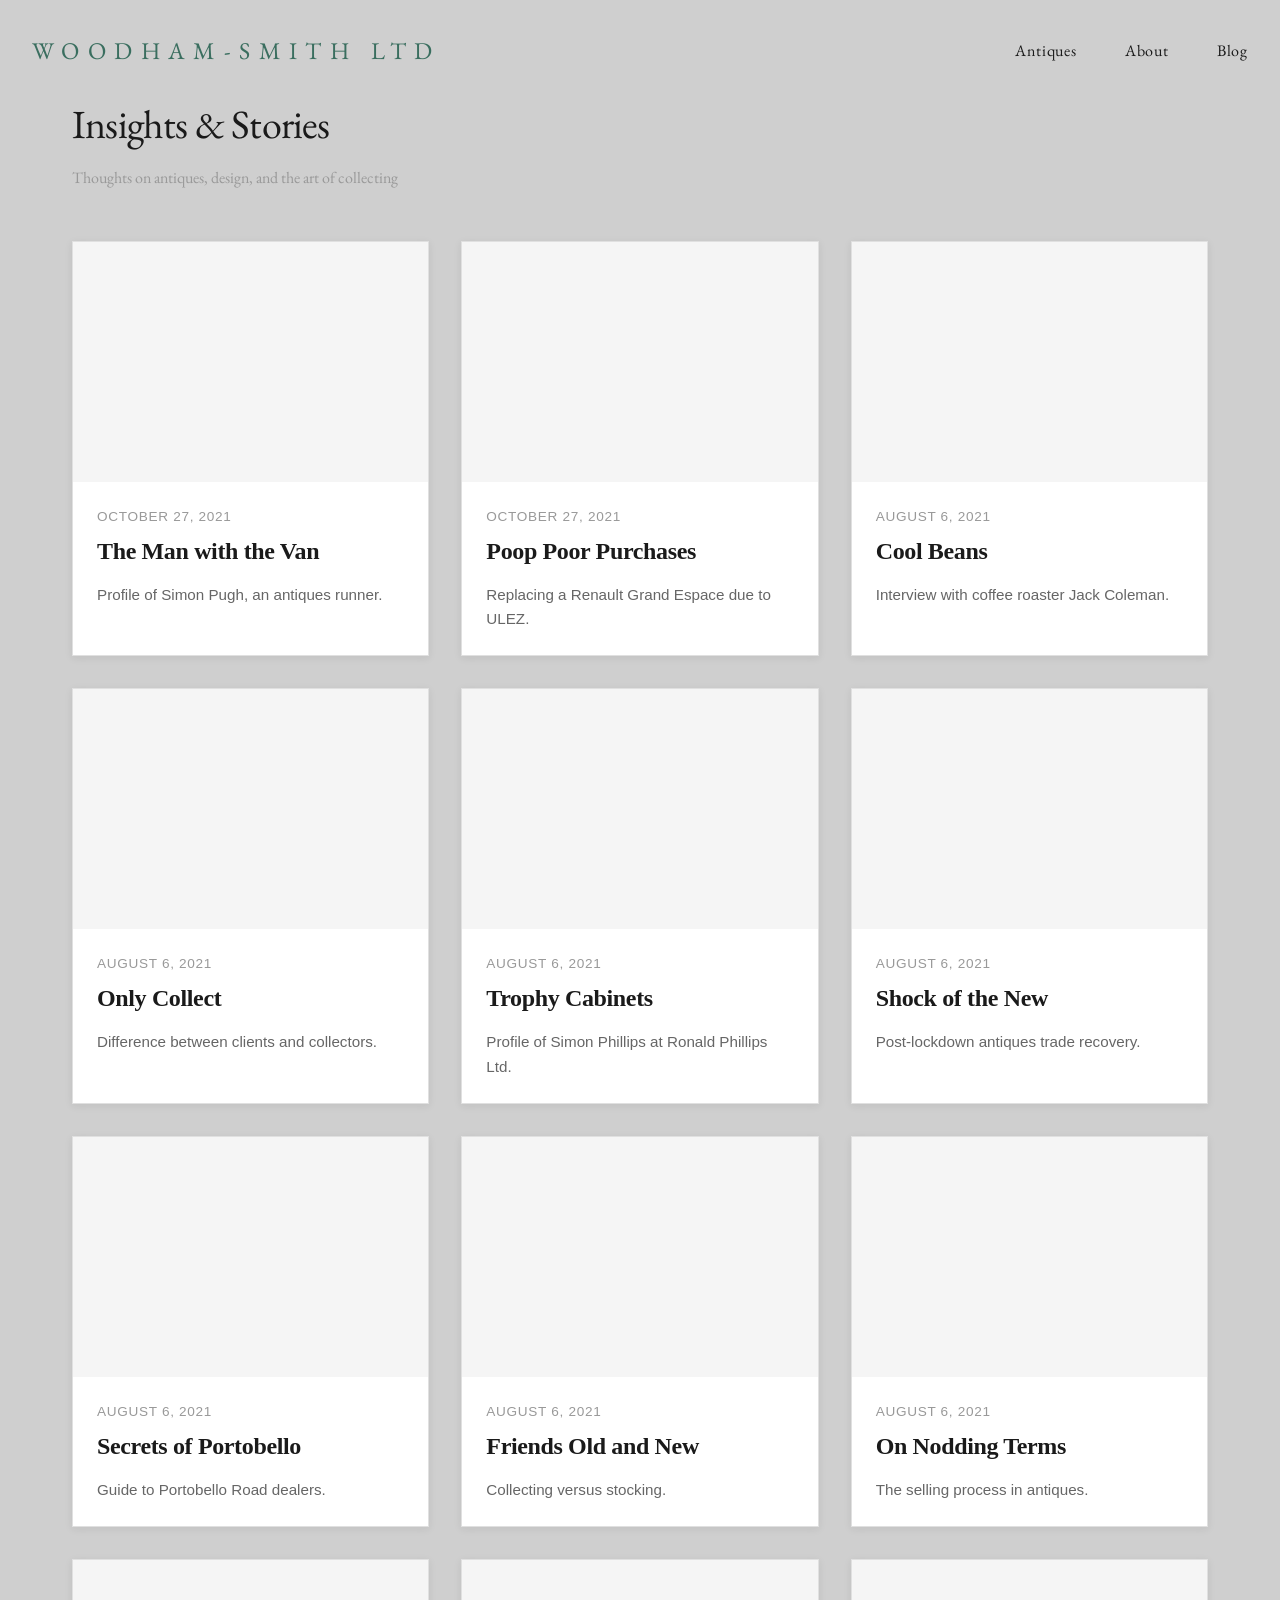
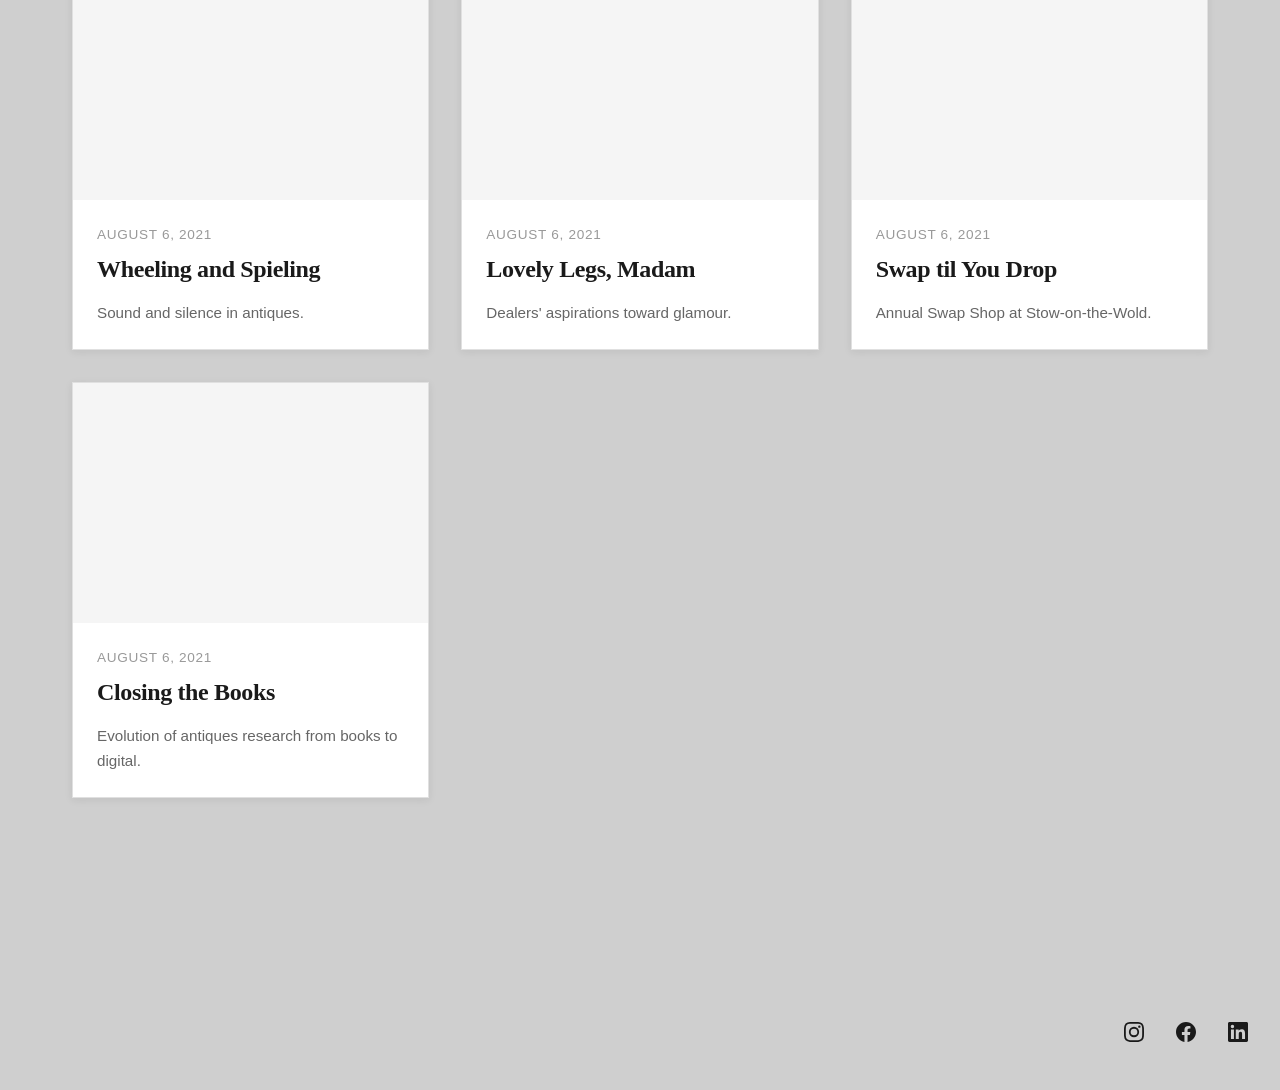
<file: blog.html>
<!DOCTYPE html>
<html lang="en">
<head>
    <meta charset="UTF-8">
    <meta name="viewport" content="width=device-width, initial-scale=1.0">
    <title>Blog - Woodham Smith</title>
    <link href="https://fonts.googleapis.com/css2?family=EB+Garamond:wght@400;500;600;700&display=swap" rel="stylesheet">
    <link rel="stylesheet" href="css/style.css">
    <style>
        .blog-page { padding-top: 100px; padding-bottom: var(--spacing-3xl); background-color: var(--color-off-white); }
        .container { max-width: 1200px; margin: 0 auto; padding: 0 var(--spacing-lg); }
        .blog-hero h1 { font-size: var(--fs-h2); margin-bottom: var(--spacing-sm); }
        .blog-hero p { color: var(--color-medium-gray); }
        .footer-minimal { padding: var(--spacing-xl) var(--spacing-lg); text-align: center; background-color: transparent; }
        .footer-minimal-inner { max-width: 1400px; margin: 0 auto; }
        .social-icons { display: flex; justify-content: center; gap: var(--spacing-lg); }
        .social-icons a { display: inline-flex; width: 20px; height: 20px; color: var(--color-charcoal); transition: color var(--transition-normal); }
        .social-icons a:hover { color: var(--color-gold); }
        .social-icons svg { width: 100%; height: 100%; fill: currentColor; }
        .blog-grid {
            display: grid;
            grid-template-columns: repeat(auto-fill, minmax(300px, 1fr));
            gap: 2rem;
            margin: 3rem 0;
        }

        .blog-card {
            background: white;
            border: 1px solid #e0e0e0;
            overflow: hidden;
            transition: all 0.3s ease;
            cursor: pointer;
            text-decoration: none;
            color: inherit;
            display: flex;
            flex-direction: column;
            height: 100%;
        }

        .blog-card:hover {
            box-shadow: 0 8px 24px rgba(0, 0, 0, 0.1);
            transform: translateY(-4px);
        }

        .blog-card-image {
            width: 100%;
            height: 240px;
            object-fit: cover;
            background: #f5f5f5;
        }

        .blog-card-content {
            padding: 1.5rem;
            display: flex;
            flex-direction: column;
            flex-grow: 1;
        }

        .blog-card-date {
            font-family: 'Inter', sans-serif;
            font-size: 0.85rem;
            color: #999;
            text-transform: uppercase;
            letter-spacing: 0.05em;
            margin-bottom: 0.5rem;
        }

        .blog-card-title {
            font-family: 'Cormorant Garamond', serif;
            font-size: 1.5rem;
            font-weight: 600;
            margin-bottom: 1rem;
            line-height: 1.3;
        }

        .blog-card-excerpt {
            font-family: 'Inter', sans-serif;
            font-size: 0.95rem;
            color: #666;
            line-height: 1.6;
            flex-grow: 1;
        }

        @media (max-width: 768px) {
            .blog-grid {
                grid-template-columns: 1fr;
                gap: 1.5rem;
            }
        }
    </style>
</head>
<body>
    <!-- Header -->
    <header class="header">
        <div class="header-container">
            <div class="logo">
                <a href="index.html">Woodham-Smith LTD</a>
            </div>

            <nav class="nav" id="nav">
                <a href="antiques.html" class="nav-link">Antiques</a>
                <a href="about.html" class="nav-link">About</a>
                <a href="blog.html" class="nav-link active">Blog</a>
            </nav>

        </div>
    </header>

    <!-- Main Content -->
    <main class="blog-page">
        <section class="blog-hero">
            <div class="container">
                <h1>Insights & Stories</h1>
                <p>Thoughts on antiques, design, and the art of collecting</p>
            </div>
        </section>

        <section class="blog-listing">
            <div class="container">
                <div class="blog-grid" id="blogGrid"></div>
            </div>
        </section>
    </main>

    <footer class="footer-minimal">
        <div class="footer-minimal-inner">
            <div class="social-icons">
                <a href="https://www.instagram.com/woodhamsmithltd/" target="_blank" aria-label="Instagram"><svg viewBox="0 0 24 24"><path d="M12 2.163c3.204 0 3.584.012 4.85.07 3.252.148 4.771 1.691 4.919 4.919.058 1.265.069 1.645.069 4.849 0 3.205-.012 3.584-.069 4.849-.149 3.225-1.664 4.771-4.919 4.919-1.266.058-1.644.07-4.85.07-3.204 0-3.584-.012-4.849-.07-3.26-.149-4.771-1.699-4.919-4.92-.058-1.265-.07-1.644-.07-4.849 0-3.204.013-3.583.07-4.849.149-3.227 1.664-4.771 4.919-4.919 1.266-.057 1.645-.069 4.849-.069zM12 0C8.741 0 8.333.014 7.053.072 2.695.272.273 2.69.073 7.052.014 8.333 0 8.741 0 12c0 3.259.014 3.668.072 4.948.2 4.358 2.618 6.78 6.98 6.98C8.333 23.986 8.741 24 12 24c3.259 0 3.668-.014 4.948-.072 4.354-.2 6.782-2.618 6.979-6.98.059-1.28.073-1.689.073-4.948 0-3.259-.014-3.667-.072-4.947-.196-4.354-2.617-6.78-6.979-6.98C15.668.014 15.259 0 12 0zm0 5.838a6.162 6.162 0 100 12.324 6.162 6.162 0 000-12.324zM12 16a4 4 0 110-8 4 4 0 010 8zm6.406-11.845a1.44 1.44 0 100 2.881 1.44 1.44 0 000-2.881z"/></svg></a>
                <a href="https://www.facebook.com/woodhamsmith" target="_blank" aria-label="Facebook"><svg viewBox="0 0 24 24"><path d="M24 12.073c0-6.627-5.373-12-12-12s-12 5.373-12 12c0 5.99 4.388 10.954 10.125 11.854v-8.385H7.078v-3.47h3.047V9.43c0-3.007 1.792-4.669 4.533-4.669 1.312 0 2.686.235 2.686.235v2.953H15.83c-1.491 0-1.956.925-1.956 1.874v2.25h3.328l-.532 3.47h-2.796v8.385C19.612 23.027 24 18.062 24 12.073z"/></svg></a>
                <a href="https://www.linkedin.com/in/thomas-woodham-smith-48229119/" target="_blank" aria-label="LinkedIn"><svg viewBox="0 0 24 24"><path d="M20.447 20.452h-3.554v-5.569c0-1.328-.027-3.037-1.852-3.037-1.853 0-2.136 1.445-2.136 2.939v5.667H9.351V9h3.414v1.561h.046c.477-.9 1.637-1.85 3.37-1.85 3.601 0 4.267 2.37 4.267 5.455v6.286zM5.337 7.433a2.062 2.062 0 01-2.063-2.065 2.064 2.064 0 112.063 2.065zm1.782 13.019H3.555V9h3.564v11.452zM22.225 0H1.771C.792 0 0 .774 0 1.729v20.542C0 23.227.792 24 1.771 24h20.451C23.2 24 24 23.227 24 22.271V1.729C24 .774 23.2 0 22.222 0h.003z"/></svg></a>
            </div>
        </div>
    </footer>

    <script>
        // Blog posts data - embedded directly in HTML
        const blogPosts = [
            {
                id: 1,
                title: "The Man with the Van",
                date: "October 27, 2021",
                excerpt: "Profile of Simon Pugh, an antiques runner.",
                image: "https://images.squarespace-cdn.com/content/v1/55ffceffe4b0af0b2a75e951/42323e1c-fd96-4b0c-b77d-890a72c7e0be/Screenshot+2021-10-27+at+12.42.24.png",
                url: "https://www.woodhamsmith.com/blog/the-man-with-the-van"
            },
            {
                id: 2,
                title: "Poop Poor Purchases",
                date: "October 27, 2021",
                excerpt: "Replacing a Renault Grand Espace due to ULEZ.",
                image: "http://static1.squarespace.com/static/55ffceffe4b0af0b2a75e951/t/617939f9b9c3f609f630d9d8/1635334672728/Screenshot+2021-10-27+at+12.36.48.png?format=1500w",
                url: "https://www.woodhamsmith.com/blog/poop-poor-purchases"
            },
            {
                id: 3,
                title: "Cool Beans",
                date: "August 6, 2021",
                excerpt: "Interview with coffee roaster Jack Coleman.",
                image: "https://images.squarespace-cdn.com/content/v1/55ffceffe4b0af0b2a75e951/1628259956117-9SBR7ONGIOGW0VO0348Q/Screenshot+2021-08-06+at+15.23.39.png",
                url: "https://www.woodhamsmith.com/blog/cool-beans"
            },
            {
                id: 4,
                title: "Only Collect",
                date: "August 6, 2021",
                excerpt: "Difference between clients and collectors.",
                image: "https://images.squarespace-cdn.com/content/v1/55ffceffe4b0af0b2a75e951/1628259603108-HKDDBC52JH60C83OAUET/Screenshot+2021-08-06+at+15.19.08.png",
                url: "https://www.woodhamsmith.com/blog/only-collect"
            },
            {
                id: 5,
                title: "Trophy Cabinets",
                date: "August 6, 2021",
                excerpt: "Profile of Simon Phillips at Ronald Phillips Ltd.",
                image: "https://images.squarespace-cdn.com/content/v1/55ffceffe4b0af0b2a75e951/1628259446019-VCXX39JNNKAGNZV41554/Screenshot+2021-08-06+at+15.16.16.png",
                url: "https://www.woodhamsmith.com/blog/trophy-cabinets"
            },
            {
                id: 6,
                title: "Shock of the New",
                date: "August 6, 2021",
                excerpt: "Post-lockdown antiques trade recovery.",
                image: "https://images.squarespace-cdn.com/content/v1/55ffceffe4b0af0b2a75e951/1628259333111-MBRTNKPOZC046CLODCQL/Screenshot+2021-08-06+at+15.12.38.png",
                url: "https://www.woodhamsmith.com/blog/shock-of-the-new"
            },
            {
                id: 7,
                title: "Secrets of Portobello",
                date: "August 6, 2021",
                excerpt: "Guide to Portobello Road dealers.",
                image: "https://images.squarespace-cdn.com/content/v1/55ffceffe4b0af0b2a75e951/1628258278678-DQHONL7ZTPOFZB1R0714/Screenshot+2021-08-06+at+14.56.18.png",
                url: "https://www.woodhamsmith.com/blog/secrets-of-portobello"
            },
            {
                id: 8,
                title: "Friends Old and New",
                date: "August 6, 2021",
                excerpt: "Collecting versus stocking.",
                image: "https://images.squarespace-cdn.com/content/v1/55ffceffe4b0af0b2a75e951/1628258092411-27H5WDNNJYX2TS3XIVPJ/Screenshot+2021-08-06+at+14.53.18.png",
                url: "https://www.woodhamsmith.com/blog/friends-old-and-new"
            },
            {
                id: 9,
                title: "On Nodding Terms",
                date: "August 6, 2021",
                excerpt: "The selling process in antiques.",
                image: "https://images.squarespace-cdn.com/content/v1/55ffceffe4b0af0b2a75e951/1628257652404-BBXPDIIASUJAD8MI8SML/Screenshot+2021-08-06+at+14.44.43.png",
                url: "https://www.woodhamsmith.com/blog/on-nodding-terms"
            },
            {
                id: 10,
                title: "Wheeling and Spieling",
                date: "August 6, 2021",
                excerpt: "Sound and silence in antiques.",
                image: "https://images.squarespace-cdn.com/content/v1/55ffceffe4b0af0b2a75e951/1628257387911-SB4ZK7U4YKE0PCCMA3C6/Screenshot+2021-08-06+at+14.41.36.png",
                url: "https://www.woodhamsmith.com/blog/wheeling-and-spieling"
            },
            {
                id: 11,
                title: "Lovely Legs, Madam",
                date: "August 6, 2021",
                excerpt: "Dealers' aspirations toward glamour.",
                image: "https://images.squarespace-cdn.com/content/v1/55ffceffe4b0af0b2a75e951/1628257132733-7P517O4245VHE0W0D5G5/Screenshot+2021-08-06+at+14.38.06.png",
                url: "https://www.woodhamsmith.com/blog/lovely-legs-madam"
            },
            {
                id: 12,
                title: "Swap til You Drop",
                date: "August 6, 2021",
                excerpt: "Annual Swap Shop at Stow-on-the-Wold.",
                image: "https://images.squarespace-cdn.com/content/v1/55ffceffe4b0af0b2a75e951/1628256866589-1GISPKBN58XLNXWV9Z9Z/Screenshot+2021-08-06+at+14.29.52.png",
                url: "https://www.woodhamsmith.com/blog/swap-til-you-drop"
            },
            {
                id: 13,
                title: "Closing the Books",
                date: "August 6, 2021",
                excerpt: "Evolution of antiques research from books to digital.",
                image: "https://images.squarespace-cdn.com/content/v1/55ffceffe4b0af0b2a75e951/1628256951051-SVZJCFEN1QIH88QZAV1O/Screenshot+2021-08-06+at+14.28.04.png",
                url: "https://www.woodhamsmith.com/blog/closing-the-books"
            }
        ];

        // Render blog posts
        function renderBlogPosts() {
            const blogGrid = document.getElementById('blogGrid');
            blogGrid.innerHTML = blogPosts.map(post => `
                <a href="${post.url}" class="blog-card" target="_blank" rel="noopener noreferrer">
                    <img src="${post.image}" alt="${post.title}" class="blog-card-image" onerror="this.src='data:image/svg+xml,%3Csvg xmlns=%22http://www.w3.org/2000/svg%22 width=%22300%22 height=%22240%22%3E%3Crect fill=%22%23f5f5f5%22 width=%22300%22 height=%22240%22/%3E%3C/svg%3E'">
                    <div class="blog-card-content">
                        <div class="blog-card-date">${post.date}</div>
                        <h2 class="blog-card-title">${post.title}</h2>
                        <p class="blog-card-excerpt">${post.excerpt}</p>
                    </div>
                </a>
            `).join('');
        }

        // Initialize
        document.addEventListener('DOMContentLoaded', renderBlogPosts);

    </script>
</body>
</html>
</file>
<file: css/style.css>
/* ============================================================================
   WOODHAM SMITH - Luxury Antiques Dealer Website
   Professional CSS for elegant, responsive design
   ============================================================================ */

/* ============================================================================
   1. CSS VARIABLES - Colors, Fonts, Spacing
   ============================================================================ */

:root {
  /* Color Palette */
  --color-off-white: #cfcfcf;
  --color-white: #ffffff;
  --color-charcoal: #1a1a1a;
  --color-dark-gray: #2a2a2a;
  --color-light-gray: #e0e0e0;
  --color-medium-gray: #999999;
  --color-gold: #3a6e5f;
  --color-gold-light: #4a8a75;
  --color-gold-dark: #2d5a4c;
  --color-green: #3a6e5f;

  /* Typography */
  --font-serif: "EB Garamond", "Georgia", serif;
  --font-sans: "EB Garamond", "Georgia", serif;

  /* Font Sizes */
  --fs-h1: 3.5rem;
  --fs-h2: 2.5rem;
  --fs-h3: 1.75rem;
  --fs-h4: 1.5rem;
  --fs-base: 1rem;
  --fs-small: 0.875rem;
  --fs-xs: 0.75rem;

  /* Line Heights */
  --lh-tight: 1.2;
  --lh-normal: 1.6;
  --lh-relaxed: 1.8;

  /* Spacing */
  --spacing-xs: 0.5rem;
  --spacing-sm: 1rem;
  --spacing-md: 1.5rem;
  --spacing-lg: 2rem;
  --spacing-xl: 3rem;
  --spacing-2xl: 4rem;
  --spacing-3xl: 6rem;

  /* Transitions */
  --transition-fast: 150ms ease-out;
  --transition-normal: 300ms ease-out;
  --transition-slow: 500ms ease-out;

  /* Shadows */
  --shadow-sm: 0 2px 8px rgba(26, 26, 26, 0.08);
  --shadow-md: 0 4px 16px rgba(26, 26, 26, 0.12);
  --shadow-lg: 0 8px 32px rgba(26, 26, 26, 0.16);

  /* Breakpoints (used in media queries) */
  --bp-sm: 480px;
  --bp-md: 768px;
  --bp-lg: 1024px;
  --bp-xl: 1440px;
}

/* ============================================================================
   2. RESET & BASE STYLES
   ============================================================================ */

*,
*::before,
*::after {
  box-sizing: border-box;
  margin: 0;
  padding: 0;
}

html {
  font-size: 16px;
  scroll-behavior: smooth;
  -webkit-font-smoothing: antialiased;
  -moz-osx-font-smoothing: grayscale;
}

body {
  font-family: var(--font-sans);
  font-size: var(--fs-base);
  line-height: var(--lh-normal);
  color: var(--color-charcoal);
  background-color: var(--color-off-white);
  overflow-x: hidden;
}

/* Typography Base */
h1, h2, h3, h4, h5, h6 {
  font-family: var(--font-serif);
  font-weight: 400;
  line-height: var(--lh-tight);
  margin-bottom: var(--spacing-md);
  color: var(--color-charcoal);
}

h1 {
  font-size: var(--fs-h1);
  letter-spacing: -0.02em;
}

h2 {
  font-size: var(--fs-h2);
  letter-spacing: -0.015em;
}

h3 {
  font-size: var(--fs-h3);
  letter-spacing: -0.01em;
}

h4 {
  font-size: var(--fs-h4);
}

h5 {
  font-size: 1.25rem;
}

h6 {
  font-size: var(--fs-base);
  text-transform: uppercase;
  letter-spacing: 0.15em;
  font-weight: 500;
}

p {
  margin-bottom: var(--spacing-md);
  line-height: var(--lh-relaxed);
}

p:last-child {
  margin-bottom: 0;
}

a {
  color: var(--color-charcoal);
  text-decoration: none;
  transition: color var(--transition-normal);
}

a:hover {
  color: var(--color-gold);
}

ul, ol {
  margin-bottom: var(--spacing-md);
  padding-left: var(--spacing-lg);
}

li {
  margin-bottom: var(--spacing-sm);
}

img {
  display: block;
  max-width: 100%;
  height: auto;
}

button {
  font-family: var(--font-sans);
  cursor: pointer;
  border: none;
  background: none;
}

/* ============================================================================
   3. HEADER & NAVIGATION
   ============================================================================ */

.header {
  position: fixed;
  top: 0;
  left: 0;
  right: 0;
  z-index: 1000;
  background-color: var(--color-off-white);
  border-bottom: none;
  transition: all var(--transition-normal);
  padding: var(--spacing-md) var(--spacing-lg);
}

.header.scrolled {
  box-shadow: var(--shadow-sm);
}

.header-container {
  max-width: 1440px;
  margin: 0 auto;
  display: flex;
  align-items: center;
  justify-content: space-between;
}

.logo {
  font-family: var(--font-serif);
  font-size: var(--fs-h4);
  font-weight: 400;
  letter-spacing: 0.35em;
  color: var(--color-green);
  text-transform: uppercase;
  transition: opacity var(--transition-normal);
}

.logo a {
  color: var(--color-green);
}

.logo:hover {
  opacity: 0.8;
}

.nav {
  display: flex;
  gap: var(--spacing-xl);
}

.nav a {
  font-size: var(--fs-base);
  letter-spacing: 0.05em;
  text-transform: none;
  position: relative;
}

.nav a::after {
  content: '';
  position: absolute;
  bottom: -4px;
  left: 0;
  width: 0;
  height: 2px;
  background-color: var(--color-gold);
  transition: width var(--transition-normal);
}

.nav a:hover::after {
  width: 100%;
}

/* Mobile Hamburger Menu */
.hamburger {
  display: none;
  flex-direction: column;
  gap: 6px;
  width: 24px;
  height: 24px;
  background: none;
  border: none;
  padding: 0;
  cursor: pointer;
}

.hamburger span {
  display: block;
  width: 100%;
  height: 2px;
  background-color: var(--color-charcoal);
  transition: all var(--transition-normal);
}

.hamburger.active span:nth-child(1) {
  transform: rotate(45deg) translate(8px, 8px);
}

.hamburger.active span:nth-child(2) {
  opacity: 0;
}

.hamburger.active span:nth-child(3) {
  transform: rotate(-45deg) translate(7px, -7px);
}

/* Mobile Navigation Menu */
.mobile-nav {
  position: absolute;
  top: 100%;
  left: 0;
  right: 0;
  background-color: var(--color-off-white);
  border-bottom: 1px solid var(--color-light-gray);
  max-height: 0;
  overflow: hidden;
  transition: max-height var(--transition-normal);
  display: flex;
  flex-direction: column;
}

.mobile-nav.active {
  max-height: 400px;
}

.mobile-nav a {
  padding: var(--spacing-md) var(--spacing-lg);
  border-top: 1px solid var(--color-light-gray);
  font-size: var(--fs-base);
  letter-spacing: 0.05em;
  text-transform: uppercase;
}

.mobile-nav a:hover {
  background-color: var(--color-light-gray);
}

/* Mobile Navigation - stack below logo */
@media (max-width: 767px) {
  .header-container {
    flex-direction: column;
    align-items: center;
    gap: var(--spacing-sm);
  }

  .nav {
    gap: var(--spacing-lg);
  }

  .logo {
    font-size: 1.2rem;
  }

  .nav a {
    font-size: var(--fs-small);
  }
}

/* Desktop Navigation */
@media (min-width: 768px) {
  .nav {
    display: flex;
  }

  .hamburger {
    display: none;
  }

  .mobile-nav {
    display: none !important;
  }

  .header {
    padding: var(--spacing-lg) var(--spacing-lg);
  }
}

/* ============================================================================
   4. HERO SECTION
   ============================================================================ */

.hero {
  position: relative;
  width: 100%;
  height: 60vh;
  min-height: 500px;
  margin-top: 70px;
  background-size: cover;
  background-position: center;
  background-attachment: fixed;
  display: flex;
  align-items: center;
  justify-content: center;
  text-align: center;
  overflow: hidden;
}

.hero::before {
  content: '';
  position: absolute;
  top: 0;
  left: 0;
  right: 0;
  bottom: 0;
  background: rgba(26, 26, 26, 0.4);
  z-index: 1;
}

.hero-content {
  position: relative;
  z-index: 2;
  color: var(--color-white);
  max-width: 800px;
  padding: var(--spacing-lg);
  animation: fadeInUp 1s ease-out;
}

.hero h1 {
  color: var(--color-white);
  font-size: clamp(2rem, 8vw, var(--fs-h1));
  margin-bottom: var(--spacing-md);
}

.hero p {
  font-size: clamp(1rem, 2vw, 1.25rem);
  color: var(--color-white);
  letter-spacing: 0.02em;
  margin-bottom: var(--spacing-lg);
}

/* ============================================================================
   5. PRODUCT GRID
   ============================================================================ */

.products-section {
  padding: var(--spacing-3xl) var(--spacing-lg);
  max-width: 1440px;
  margin: 0 auto;
}

.products-section h2 {
  text-align: center;
  margin-bottom: var(--spacing-3xl);
}

.products-grid {
  display: grid;
  grid-template-columns: 1fr;
  gap: var(--spacing-xl);
}

@media (min-width: 768px) {
  .products-grid {
    grid-template-columns: repeat(2, 1fr);
    gap: var(--spacing-2xl);
  }
}

@media (min-width: 1024px) {
  .products-grid {
    grid-template-columns: repeat(3, 1fr);
    gap: var(--spacing-2xl);
  }
}

.product-card {
  position: relative;
  overflow: hidden;
  background-color: var(--color-white);
  transition: all var(--transition-normal);
  box-shadow: var(--shadow-sm);
}

.product-card:hover {
  box-shadow: var(--shadow-lg);
  transform: translateY(-4px);
}

.product-image-wrapper {
  position: relative;
  overflow: hidden;
  aspect-ratio: 1 / 1;
}

.product-image {
  width: 100%;
  height: 100%;
  object-fit: cover;
  transition: transform var(--transition-slow);
}

.product-card:hover .product-image {
  transform: scale(1.05);
}

.product-overlay {
  position: absolute;
  top: 0;
  left: 0;
  right: 0;
  bottom: 0;
  background: rgba(26, 26, 26, 0.6);
  display: flex;
  flex-direction: column;
  align-items: center;
  justify-content: center;
  opacity: 0;
  transition: opacity var(--transition-normal);
  z-index: 10;
}

.product-card:hover .product-overlay {
  opacity: 1;
}

.product-overlay h3 {
  color: var(--color-white);
  margin-bottom: var(--spacing-md);
  text-align: center;
}

.product-info {
  padding: var(--spacing-md);
}

.product-title {
  font-family: var(--font-serif);
  font-size: var(--fs-h4);
  margin-bottom: var(--spacing-sm);
  color: var(--color-charcoal);
}

.product-category {
  font-size: var(--fs-small);
  color: var(--color-medium-gray);
  text-transform: uppercase;
  letter-spacing: 0.1em;
  margin-bottom: var(--spacing-sm);
}

.product-price {
  font-family: var(--font-serif);
  font-size: var(--fs-base);
  color: var(--color-gold);
  font-weight: 500;
}

/* ============================================================================
   6. CATEGORY FILTER BAR
   ============================================================================ */

.category-filter {
  padding: var(--spacing-md) var(--spacing-lg);
  background-color: var(--color-off-white);
  border-bottom: none;
  position: sticky;
  top: 70px;
  z-index: 100;
}

.category-filter-container {
  max-width: 1440px;
  margin: 0 auto;
  display: flex;
  gap: 0;
  flex-wrap: wrap;
  justify-content: center;
}

/* Dropdown for mobile */
.filter-select {
  display: none;
  width: 100%;
  max-width: 400px;
  margin: 0 auto;
  padding: 12px 40px 12px 16px;
  font-family: var(--font-serif);
  font-size: var(--fs-base);
  letter-spacing: 0.08em;
  text-transform: uppercase;
  color: var(--color-charcoal);
  background-color: var(--color-white);
  border: 1px solid var(--color-charcoal);
  border-radius: 0;
  appearance: none;
  -webkit-appearance: none;
  background-image: url("data:image/svg+xml,%3Csvg xmlns='http://www.w3.org/2000/svg' width='12' height='8'%3E%3Cpath d='M1 1l5 5 5-5' stroke='%231a1a1a' stroke-width='1.5' fill='none'/%3E%3C/svg%3E");
  background-repeat: no-repeat;
  background-position: right 16px center;
  cursor: pointer;
}

.filter-pill {
  padding: 8px 20px;
  border: none;
  border-bottom: 2px solid transparent;
  background-color: transparent;
  color: var(--color-medium-gray);
  font-family: var(--font-serif);
  font-size: var(--fs-small);
  letter-spacing: 0.12em;
  text-transform: uppercase;
  cursor: pointer;
  transition: all var(--transition-normal);
  flex-shrink: 0;
}

.filter-pill:hover {
  color: var(--color-charcoal);
}

.filter-pill.active {
  color: var(--color-charcoal);
  border-bottom-color: var(--color-charcoal);
}

@media (max-width: 768px) {
  .filter-pill {
    display: none;
  }
  .filter-select {
    display: block;
  }
}

/* ============================================================================
   7. INDIVIDUAL PRODUCT PAGE
   ============================================================================ */

.product-detail-section {
  padding: var(--spacing-3xl) var(--spacing-lg);
  margin-top: 70px;
  max-width: 1400px;
  margin-left: auto;
  margin-right: auto;
}

.product-detail-container {
  display: grid;
  gap: var(--spacing-3xl);
}

@media (min-width: 1024px) {
  .product-detail-container {
    grid-template-columns: 1fr 1fr;
    gap: var(--spacing-2xl);
  }
}

.product-gallery {
  position: relative;
}

.product-gallery-main {
  aspect-ratio: 1 / 1;
  overflow: hidden;
  background-color: var(--color-light-gray);
  margin-bottom: var(--spacing-md);
  cursor: zoom-in;
}

.product-gallery-main img {
  width: 100%;
  height: 100%;
  object-fit: cover;
  transition: transform var(--transition-slow);
}

.product-gallery-main.zoomed img {
  transform: scale(1.5);
  cursor: zoom-out;
}

.product-thumbnails {
  display: grid;
  grid-template-columns: repeat(4, 1fr);
  gap: var(--spacing-sm);
}

.product-thumbnail {
  aspect-ratio: 1;
  overflow: hidden;
  cursor: pointer;
  border: 2px solid transparent;
  transition: all var(--transition-normal);
}

.product-thumbnail:hover,
.product-thumbnail.active {
  border-color: var(--color-gold);
}

.product-thumbnail img {
  width: 100%;
  height: 100%;
  object-fit: cover;
  transition: transform var(--transition-normal);
}

.product-thumbnail:hover img {
  transform: scale(1.05);
}

@media (max-width: 1023px) {
  .product-gallery-main {
    position: sticky;
    top: 100px;
  }
}

.product-details {
  display: flex;
  flex-direction: column;
}

.product-details h1 {
  margin-bottom: var(--spacing-md);
}

.product-meta {
  display: flex;
  align-items: baseline;
  gap: var(--spacing-md);
  margin-bottom: var(--spacing-lg);
  padding-bottom: var(--spacing-lg);
  border-bottom: 1px solid var(--color-light-gray);
}

.product-price-detail {
  font-family: var(--font-serif);
  font-size: var(--fs-h3);
  color: var(--color-gold);
}

.product-status {
  font-size: var(--fs-small);
  color: var(--color-medium-gray);
  text-transform: uppercase;
  letter-spacing: 0.1em;
}

.product-description {
  margin-bottom: var(--spacing-lg);
  line-height: var(--lh-relaxed);
}

.product-specs {
  margin-bottom: var(--spacing-lg);
}

.product-specs h4 {
  margin-bottom: var(--spacing-sm);
  font-size: var(--fs-base);
  text-transform: uppercase;
  letter-spacing: 0.1em;
}

.product-specs ul {
  list-style: none;
  padding: 0;
}

.product-specs li {
  padding: var(--spacing-xs) 0;
  border-bottom: 1px solid var(--color-light-gray);
  display: flex;
  justify-content: space-between;
}

.product-specs li:last-child {
  border-bottom: none;
}

.enquire-button {
  align-self: flex-start;
  margin-top: auto;
}

/* ============================================================================
   8. ENQUIRE BUTTON (GLOBAL)
   ============================================================================ */

.btn-enquire {
  display: inline-block;
  padding: var(--spacing-md) var(--spacing-2xl);
  background-color: var(--color-charcoal);
  color: var(--color-white);
  font-size: var(--fs-small);
  letter-spacing: 0.1em;
  text-transform: uppercase;
  border-radius: 2px;
  transition: all var(--transition-normal);
  box-shadow: var(--shadow-sm);
  position: relative;
  overflow: hidden;
}

.btn-enquire::before {
  content: '';
  position: absolute;
  top: 0;
  left: -100%;
  width: 100%;
  height: 100%;
  background-color: var(--color-gold);
  transition: left var(--transition-normal);
  z-index: -1;
}

.btn-enquire:hover {
  color: var(--color-charcoal);
  box-shadow: var(--shadow-md);
}

.btn-enquire:hover::before {
  left: 0;
}

/* Secondary Button */
.btn-secondary {
  display: inline-block;
  padding: var(--spacing-md) var(--spacing-2xl);
  background-color: transparent;
  color: var(--color-charcoal);
  border: 1px solid var(--color-charcoal);
  font-size: var(--fs-small);
  letter-spacing: 0.1em;
  text-transform: uppercase;
  border-radius: 2px;
  transition: all var(--transition-normal);
}

.btn-secondary:hover {
  background-color: var(--color-charcoal);
  color: var(--color-white);
}

/* ============================================================================
   9. ABOUT PAGE
   ============================================================================ */

.about-section {
  padding: var(--spacing-3xl) var(--spacing-lg);
  margin-top: 70px;
  max-width: 1000px;
  margin-left: auto;
  margin-right: auto;
}

.about-header {
  text-align: center;
  margin-bottom: var(--spacing-3xl);
}

.about-header h1 {
  margin-bottom: var(--spacing-md);
}

.about-content {
  display: grid;
  gap: var(--spacing-3xl);
}

@media (min-width: 768px) {
  .about-content {
    grid-template-columns: 1fr 1fr;
    gap: var(--spacing-2xl);
    align-items: center;
  }
}

.about-text {
  line-height: var(--lh-relaxed);
}

.about-text h3 {
  margin-bottom: var(--spacing-md);
  margin-top: var(--spacing-lg);
}

.about-text h3:first-child {
  margin-top: 0;
}

.about-image {
  width: 100%;
  aspect-ratio: 4 / 5;
  overflow: hidden;
  border-radius: 2px;
}

.about-image img {
  width: 100%;
  height: 100%;
  object-fit: cover;
}

/* ============================================================================
   10. BLOG LISTING PAGE
   ============================================================================ */

.blog-section {
  padding: var(--spacing-3xl) var(--spacing-lg);
  margin-top: 70px;
  max-width: 1440px;
  margin-left: auto;
  margin-right: auto;
}

.blog-section h1 {
  text-align: center;
  margin-bottom: var(--spacing-3xl);
}

.blog-grid {
  display: grid;
  grid-template-columns: 1fr;
  gap: var(--spacing-2xl);
}

@media (min-width: 768px) {
  .blog-grid {
    grid-template-columns: repeat(2, 1fr);
  }
}

@media (min-width: 1024px) {
  .blog-grid {
    grid-template-columns: repeat(3, 1fr);
  }
}

.blog-card {
  display: flex;
  flex-direction: column;
  background-color: var(--color-white);
  box-shadow: var(--shadow-sm);
  transition: all var(--transition-normal);
  overflow: hidden;
}

.blog-card:hover {
  box-shadow: var(--shadow-lg);
  transform: translateY(-4px);
}

.blog-thumbnail {
  width: 100%;
  aspect-ratio: 16 / 9;
  overflow: hidden;
  background-color: var(--color-light-gray);
}

.blog-thumbnail img {
  width: 100%;
  height: 100%;
  object-fit: cover;
  transition: transform var(--transition-slow);
}

.blog-card:hover .blog-thumbnail img {
  transform: scale(1.05);
}

.blog-card-content {
  padding: var(--spacing-lg);
  display: flex;
  flex-direction: column;
  flex-grow: 1;
}

.blog-date {
  font-size: var(--fs-small);
  color: var(--color-medium-gray);
  text-transform: uppercase;
  letter-spacing: 0.1em;
  margin-bottom: var(--spacing-sm);
}

.blog-card h3 {
  margin-bottom: var(--spacing-md);
  font-size: var(--fs-h4);
}

.blog-excerpt {
  color: var(--color-medium-gray);
  margin-bottom: var(--spacing-md);
  line-height: var(--lh-relaxed);
  flex-grow: 1;
}

.blog-card-link {
  color: var(--color-gold);
  font-size: var(--fs-small);
  letter-spacing: 0.1em;
  text-transform: uppercase;
  transition: color var(--transition-normal);
}

.blog-card-link:hover {
  color: var(--color-gold-dark);
}

/* ============================================================================
   11. BLOG POST PAGE
   ============================================================================ */

.blog-post-section {
  padding: var(--spacing-3xl) var(--spacing-lg);
  margin-top: 70px;
  max-width: 800px;
  margin-left: auto;
  margin-right: auto;
}

.blog-post-header {
  text-align: center;
  margin-bottom: var(--spacing-3xl);
  padding-bottom: var(--spacing-3xl);
  border-bottom: 1px solid var(--color-light-gray);
}

.blog-post-header h1 {
  margin-bottom: var(--spacing-md);
  font-size: clamp(2rem, 6vw, var(--fs-h2));
}

.blog-post-meta {
  display: flex;
  justify-content: center;
  gap: var(--spacing-md);
  font-size: var(--fs-small);
  color: var(--color-medium-gray);
  text-transform: uppercase;
  letter-spacing: 0.1em;
}

.blog-post-featured {
  width: 100%;
  aspect-ratio: 16 / 9;
  margin-bottom: var(--spacing-3xl);
  overflow: hidden;
  border-radius: 2px;
}

.blog-post-featured img {
  width: 100%;
  height: 100%;
  object-fit: cover;
}

.blog-post-content {
  font-size: var(--fs-base);
  line-height: var(--lh-relaxed);
  color: var(--color-charcoal);
}

.blog-post-content h2 {
  margin-top: var(--spacing-2xl);
  margin-bottom: var(--spacing-md);
}

.blog-post-content h3 {
  margin-top: var(--spacing-xl);
  margin-bottom: var(--spacing-md);
  font-size: var(--fs-h4);
}

.blog-post-content p {
  margin-bottom: var(--spacing-md);
}

.blog-post-content blockquote {
  padding-left: var(--spacing-lg);
  border-left: 3px solid var(--color-gold);
  margin: var(--spacing-lg) 0;
  color: var(--color-medium-gray);
  font-style: italic;
}

.blog-post-content img {
  margin: var(--spacing-2xl) 0;
  border-radius: 2px;
}

.blog-post-footer {
  margin-top: var(--spacing-3xl);
  padding-top: var(--spacing-2xl);
  border-top: 1px solid var(--color-light-gray);
  text-align: center;
}

/* ============================================================================
   12. FOOTER
   ============================================================================ */

.footer {
  background-color: transparent;
  color: var(--color-charcoal);
  padding: var(--spacing-xl) var(--spacing-lg);
  margin-top: var(--spacing-lg);
}

/* Minimal footer (like old site) */
.footer-minimal {
  padding: var(--spacing-xl) var(--spacing-lg);
  margin-top: var(--spacing-lg);
}

.footer-minimal-inner {
  max-width: 1440px;
  margin: 0 auto;
  display: flex;
  justify-content: flex-end;
  align-items: center;
}

.social-icons {
  display: flex;
  gap: var(--spacing-md);
  align-items: center;
}

.social-icons a {
  display: inline-flex;
  align-items: center;
  justify-content: center;
  color: var(--color-charcoal);
  transition: color var(--transition-normal);
}

.social-icons a svg {
  width: 22px;
  height: 22px;
  fill: currentColor;
}

.social-icons a:hover {
  color: var(--color-green);
}

.footer-container {
  max-width: 1440px;
  margin: 0 auto;
  display: grid;
  grid-template-columns: 1fr;
  gap: var(--spacing-2xl);
}

@media (min-width: 768px) {
  .footer-container {
    grid-template-columns: repeat(3, 1fr);
    gap: var(--spacing-2xl);
  }
}

.footer-section h4 {
  color: var(--color-white);
  margin-bottom: var(--spacing-md);
  font-size: var(--fs-small);
  letter-spacing: 0.1em;
  text-transform: uppercase;
}

.footer-links {
  list-style: none;
  display: flex;
  flex-direction: column;
  gap: var(--spacing-sm);
}

.footer-links a {
  color: var(--color-white);
  font-size: var(--fs-small);
  transition: color var(--transition-normal);
}

.footer-links a:hover {
  color: var(--color-gold);
}

.social-links {
  display: flex;
  gap: var(--spacing-md);
  margin-top: var(--spacing-md);
  align-items: center;
}

.social-links a {
  display: inline-flex;
  align-items: center;
  justify-content: center;
  color: var(--color-white);
  transition: opacity var(--transition-normal);
  font-size: 0;
  line-height: 0;
}

.social-links a svg {
  width: 22px;
  height: 22px;
  fill: currentColor;
}

.social-links a:hover {
  opacity: 0.7;
}

.footer-bottom {
  margin-top: var(--spacing-2xl);
  padding-top: var(--spacing-lg);
  border-top: 1px solid rgba(255, 255, 255, 0.1);
  text-align: center;
  font-size: var(--fs-small);
  color: var(--color-medium-gray);
}

/* ============================================================================
   13. LIGHTBOX / MODAL
   ============================================================================ */

.lightbox {
  position: fixed;
  top: 0;
  left: 0;
  right: 0;
  bottom: 0;
  background-color: rgba(26, 26, 26, 0.95);
  z-index: 2000;
  display: none;
  align-items: center;
  justify-content: center;
  padding: var(--spacing-lg);
  animation: fadeIn var(--transition-normal);
}

.lightbox.active {
  display: flex;
}

.lightbox-content {
  position: relative;
  max-width: 90%;
  max-height: 90%;
  width: auto;
  height: auto;
}

.lightbox-image {
  max-width: 100%;
  max-height: 100%;
  display: block;
}

.lightbox-close {
  position: absolute;
  top: -40px;
  right: 0;
  width: 40px;
  height: 40px;
  background: none;
  border: none;
  color: var(--color-white);
  font-size: 2rem;
  cursor: pointer;
  transition: color var(--transition-normal);
  display: flex;
  align-items: center;
  justify-content: center;
}

.lightbox-close:hover {
  color: var(--color-gold);
}

.lightbox-nav {
  position: absolute;
  top: 50%;
  transform: translateY(-50%);
  background: none;
  border: none;
  color: var(--color-white);
  font-size: 2rem;
  cursor: pointer;
  padding: var(--spacing-md);
  transition: color var(--transition-normal);
  z-index: 2001;
}

.lightbox-nav:hover {
  color: var(--color-gold);
}

.lightbox-prev {
  left: -60px;
}

.lightbox-next {
  right: -60px;
}

@media (max-width: 768px) {
  .lightbox-prev {
    left: var(--spacing-sm);
  }

  .lightbox-next {
    right: var(--spacing-sm);
  }

  .lightbox-close {
    top: var(--spacing-sm);
    right: var(--spacing-sm);
  }
}

/* ============================================================================
   14. ANIMATIONS
   ============================================================================ */

@keyframes fadeIn {
  from {
    opacity: 0;
  }
  to {
    opacity: 1;
  }
}

@keyframes fadeInUp {
  from {
    opacity: 0;
    transform: translateY(30px);
  }
  to {
    opacity: 1;
    transform: translateY(0);
  }
}

@keyframes fadeInDown {
  from {
    opacity: 0;
    transform: translateY(-30px);
  }
  to {
    opacity: 1;
    transform: translateY(0);
  }
}

@keyframes slideInLeft {
  from {
    opacity: 0;
    transform: translateX(-30px);
  }
  to {
    opacity: 1;
    transform: translateX(0);
  }
}

@keyframes slideInRight {
  from {
    opacity: 0;
    transform: translateX(30px);
  }
  to {
    opacity: 1;
    transform: translateX(0);
  }
}

/* Scroll-triggered animations (use with JavaScript) */
.fade-in {
  opacity: 0;
  animation: fadeIn var(--transition-slow) ease-out forwards;
}

.fade-in-up {
  opacity: 0;
  transform: translateY(30px);
  animation: fadeInUp var(--transition-slow) ease-out forwards;
}

.fade-in-down {
  opacity: 0;
  transform: translateY(-30px);
  animation: fadeInDown var(--transition-slow) ease-out forwards;
}

.slide-in-left {
  opacity: 0;
  transform: translateX(-30px);
  animation: slideInLeft var(--transition-slow) ease-out forwards;
}

.slide-in-right {
  opacity: 0;
  transform: translateX(30px);
  animation: slideInRight var(--transition-slow) ease-out forwards;
}

/* ============================================================================
   15. UTILITY CLASSES
   ============================================================================ */

.container {
  max-width: 1440px;
  margin: 0 auto;
  padding: 0 var(--spacing-lg);
}

.mt-xs { margin-top: var(--spacing-xs); }
.mt-sm { margin-top: var(--spacing-sm); }
.mt-md { margin-top: var(--spacing-md); }
.mt-lg { margin-top: var(--spacing-lg); }
.mt-xl { margin-top: var(--spacing-xl); }
.mt-2xl { margin-top: var(--spacing-2xl); }
.mt-3xl { margin-top: var(--spacing-3xl); }

.mb-xs { margin-bottom: var(--spacing-xs); }
.mb-sm { margin-bottom: var(--spacing-sm); }
.mb-md { margin-bottom: var(--spacing-md); }
.mb-lg { margin-bottom: var(--spacing-lg); }
.mb-xl { margin-bottom: var(--spacing-xl); }
.mb-2xl { margin-bottom: var(--spacing-2xl); }
.mb-3xl { margin-bottom: var(--spacing-3xl); }

.text-center { text-align: center; }
.text-right { text-align: right; }
.text-left { text-align: left; }

.text-gold { color: var(--color-gold); }
.text-charcoal { color: var(--color-charcoal); }
.text-gray { color: var(--color-medium-gray); }

.bg-white { background-color: var(--color-white); }
.bg-light-gray { background-color: var(--color-light-gray); }
.bg-charcoal { background-color: var(--color-charcoal); }

.hidden { display: none !important; }
.visible { display: block !important; }

.no-scroll { overflow: hidden; }

/* ============================================================================
   16. RESPONSIVE TYPOGRAPHY ADJUSTMENTS
   ============================================================================ */

@media (max-width: 480px) {
  :root {
    --fs-h1: 2.5rem;
    --fs-h2: 2rem;
    --fs-h3: 1.5rem;
    --fs-h4: 1.25rem;
  }

  .header {
    padding: var(--spacing-md) var(--spacing-md);
  }

  .products-section,
  .about-section,
  .blog-section,
  .blog-post-section,
  .product-detail-section {
    padding: var(--spacing-2xl) var(--spacing-md);
  }

  .footer {
    padding: var(--spacing-2xl) var(--spacing-md) var(--spacing-md);
  }
}

/* ============================================================================
   17. FOCUS STATES (Accessibility)
   ============================================================================ */

a:focus-visible,
button:focus-visible {
  outline: 2px solid var(--color-gold);
  outline-offset: 2px;
}

/* ============================================================================
   18. PRINT STYLES
   ============================================================================ */

@media print {
  .header,
  .footer,
  .mobile-nav,
  .category-filter,
  .btn-enquire {
    display: none;
  }

  body {
    background-color: var(--color-white);
  }

  a {
    text-decoration: underline;
  }
}

/* ============================================================================
   19. DARK MODE SUPPORT (Optional - Can be extended)
   ============================================================================ */

@media (prefers-color-scheme: dark) {
  /* Add dark mode overrides here if needed */
}

/* ============================================================================
   20. REDUCED MOTION SUPPORT (Accessibility)
   ============================================================================ */

@media (prefers-reduced-motion: reduce) {
  *,
  *::before,
  *::after {
    animation-duration: 0.01ms !important;
    animation-iteration-count: 1 !important;
    transition-duration: 0.01ms !important;
    scroll-behavior: auto !important;
  }
}
</file>
